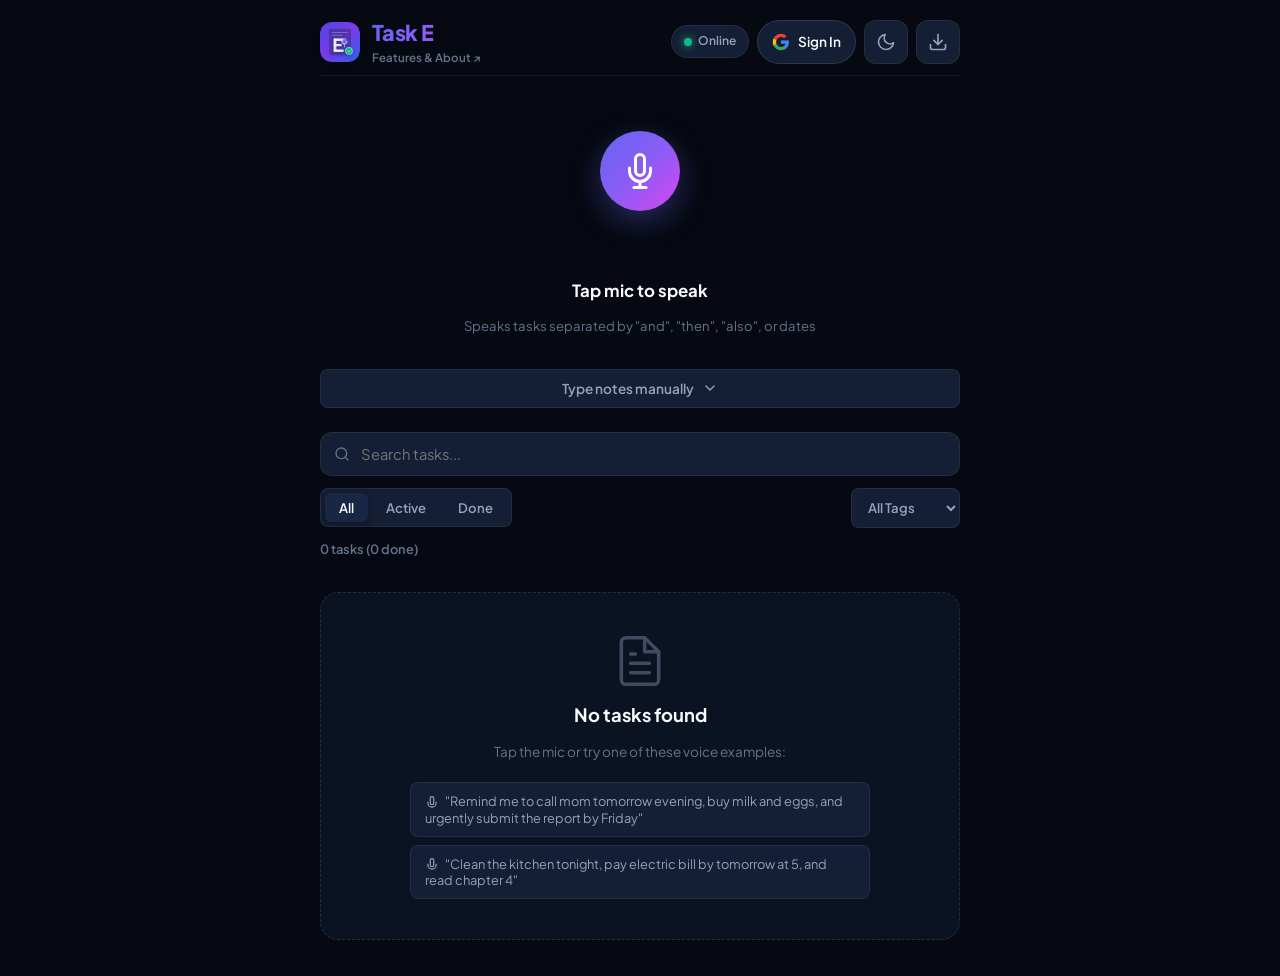
<file: index.html>
<!DOCTYPE html>
<html lang="en" data-theme="dark">
<head>
  <meta charset="UTF-8">
  <meta name="viewport" content="width=device-width, initial-scale=1.0, maximum-scale=1.0, user-scalable=no, viewport-fit=cover">
  <meta name="theme-color" content="#4f46e5">
  <meta name="description" content="Task E - Mobile-first voice-powered to-do list that turns spoken notes into a structured task list with Google Auth">
  <meta name="apple-mobile-web-app-capable" content="yes">
  <meta name="apple-mobile-web-app-status-bar-style" content="black-translucent">
  <meta name="apple-mobile-web-app-title" content="Task E">

  <title>Task E · Voice-Powered Task Manager</title>

  <!-- PWA Manifest & Icons -->
  <link rel="manifest" href="./manifest.json">
  <link rel="icon" type="image/svg+xml" href="./icons/icon.svg">
  <link rel="apple-touch-icon" href="./icons/icon.svg">

  <link rel="stylesheet" href="./styles.css">

  <!-- Google Identity Services (GIS) Client SDK -->
  <script src="https://accounts.google.com/gsi/client" async defer></script>
</head>
<body>
  <div class="app-container">

    <!-- Top Header Navigation -->
    <header class="app-header">
      <div class="brand">
        <img src="./icons/icon.svg" alt="Task E logo" class="brand-icon">
        <div style="display: flex; flex-direction: column;">
          <h1 class="brand-title">Task E</h1>
          <a href="./landing.html" class="brand-sublink" style="font-size: 0.72rem; color: var(--text-muted); text-decoration: none;">Features &amp; About ↗</a>
        </div>
      </div>

      <div class="header-actions">
        <!-- Network Status Pill -->
        <div id="statusPill" class="status-pill" title="Network status">
          <span id="statusDot" class="status-dot"></span>
          <span id="statusText">Online</span>
        </div>

        <!-- Google User Profile / Sign-In Button -->
        <div id="authContainer" class="auth-wrapper">
          <button id="authBtn" class="btn-auth" aria-label="Sign in with Google" title="Sign in with Google">
            <svg class="google-icon" width="18" height="18" viewBox="0 0 24 24">
              <path fill="#4285F4" d="M22.56 12.25c0-.78-.07-1.53-.2-2.25H12v4.26h5.92c-.26 1.37-1.04 2.53-2.21 3.31v2.77h3.57c2.08-1.92 3.28-4.74 3.28-8.09z"/>
              <path fill="#34A853" d="M12 23c2.97 0 5.46-.98 7.28-2.66l-3.57-2.77c-.98.66-2.23 1.06-3.71 1.06-2.86 0-5.29-1.93-6.16-4.53H2.18v2.84C3.99 20.53 7.7 23 12 23z"/>
              <path fill="#FBBC05" d="M5.84 14.09c-.22-.66-.35-1.36-.35-2.09s.13-1.43.35-2.09V7.06H2.18C1.43 8.55 1 10.22 1 12s.43 3.45 1.18 4.94l2.85-2.22.81-.63z"/>
              <path fill="#EA4335" d="M12 5.38c1.62 0 3.06.56 4.21 1.64l3.15-3.15C17.45 2.09 14.97 1 12 1 7.7 1 3.99 3.47 2.18 7.06l3.66 2.84c.87-2.6 3.3-4.52 6.16-4.52z"/>
            </svg>
            <span id="authBtnText">Sign In</span>
          </button>

          <!-- User Dropdown Menu -->
          <div id="userDropdown" class="user-dropdown" style="display: none;">
            <div class="user-dropdown-header">
              <span id="userName" class="user-dropdown-name">User</span>
              <span id="userEmail" class="user-dropdown-email">user@gmail.com</span>
            </div>
            <hr style="border: 0; border-top: 1px solid var(--border-color); margin: 6px 0;">
            <button id="configGoogleBtn" class="dropdown-item">
              <svg width="15" height="15" viewBox="0 0 24 24" fill="none" stroke="currentColor" stroke-width="2" stroke-linecap="round" stroke-linejoin="round">
                <circle cx="12" cy="12" r="3"></circle>
                <path d="M19.4 15a1.65 1.65 0 0 0 .33 1.82l.06.06a2 2 0 0 1 0 2.83 2 2 0 0 1-2.83 0l-.06-.06a1.65 1.65 0 0 0-1.82-.33 1.65 1.65 0 0 0-1 1.51V21a2 2 0 0 1-2 2 2 2 0 0 1-2-2v-.09A1.65 1.65 0 0 0 9 19.4a1.65 1.65 0 0 0-1.82.33l-.06.06a2 2 0 0 1-2.83 0 2 2 0 0 1 0-2.83l.06-.06a1.65 1.65 0 0 0 .33-1.82 1.65 1.65 0 0 0-1.51-1H3a2 2 0 0 1-2-2 2 2 0 0 1 2-2h.09A1.65 1.65 0 0 0 4.6 9a1.65 1.65 0 0 0-.33-1.82l-.06-.06a2 2 0 0 1 0-2.83 2 2 0 0 1 2.83 0l.06.06a1.65 1.65 0 0 0 1.82.33H9a1.65 1.65 0 0 0 1-1.51V3a2 2 0 0 1 2-2 2 2 0 0 1 2 2v.09a1.65 1.65 0 0 0 1 1.51 1.65 1.65 0 0 0 1.82-.33l.06-.06a2 2 0 0 1 2.83 0 2 2 0 0 1 0 2.83l-.06.06a1.65 1.65 0 0 0-.33 1.82V9a1.65 1.65 0 0 0 1.51 1H21a2 2 0 0 1 2 2 2 2 0 0 1-2 2h-.09a1.65 1.65 0 0 0-1.51 1z"></path>
              </svg>
              <span>Google OAuth Settings</span>
            </button>
            <button id="signOutBtn" class="dropdown-item" style="color: var(--danger);">
              <svg width="15" height="15" viewBox="0 0 24 24" fill="none" stroke="currentColor" stroke-width="2" stroke-linecap="round" stroke-linejoin="round">
                <path d="M9 21H5a2 2 0 0 1-2-2V5a2 2 0 0 1 2-2h4"></path>
                <polyline points="16 17 21 12 16 7"></polyline>
                <line x1="21" y1="12" x2="9" y2="12"></line>
              </svg>
              <span>Sign Out</span>
            </button>
          </div>
        </div>

        <!-- Theme Toggle -->
        <button id="themeToggleBtn" class="btn-icon" aria-label="Toggle theme" title="Toggle theme">
          <svg id="themeIconSun" width="20" height="20" viewBox="0 0 24 24" fill="none" stroke="currentColor" stroke-width="2" stroke-linecap="round" stroke-linejoin="round" style="display:none;">
            <circle cx="12" cy="12" r="5"></circle>
            <line x1="12" y1="1" x2="12" y2="3"></line>
            <line x1="12" y1="21" x2="12" y2="23"></line>
            <line x1="4.22" y1="4.22" x2="5.64" y2="5.64"></line>
            <line x1="18.36" y1="18.36" x2="19.78" y2="19.78"></line>
            <line x1="1" y1="12" x2="3" y2="12"></line>
            <line x1="21" y1="12" x2="23" y2="12"></line>
            <line x1="4.22" y1="19.78" x2="5.64" y2="18.36"></line>
            <line x1="18.36" y1="5.64" x2="19.78" y2="4.22"></line>
          </svg>
          <svg id="themeIconMoon" width="20" height="20" viewBox="0 0 24 24" fill="none" stroke="currentColor" stroke-width="2" stroke-linecap="round" stroke-linejoin="round">
            <path d="M21 12.79A9 9 0 1 1 11.21 3 7 7 0 0 0 21 12.79z"></path>
          </svg>
        </button>

        <!-- Export & Backup Modal Button -->
        <button id="exportModalBtn" class="btn-icon" aria-label="Export & Backup" title="Export & Backup">
          <svg width="20" height="20" viewBox="0 0 24 24" fill="none" stroke="currentColor" stroke-width="2" stroke-linecap="round" stroke-linejoin="round">
            <path d="M21 15v4a2 2 0 0 1-2 2H5a2 2 0 0 1-2-2v-4"></path>
            <polyline points="7 10 12 15 17 10"></polyline>
            <line x1="12" y1="15" x2="12" y2="3"></line>
          </svg>
        </button>
      </div>
    </header>

    <!-- Browser Speech Unsupported Banner -->
    <div id="unsupportedBanner" class="unsupported-banner" style="display: none;">
      <svg width="20" height="20" viewBox="0 0 24 24" fill="none" stroke="currentColor" stroke-width="2" stroke-linecap="round" stroke-linejoin="round">
        <circle cx="12" cy="12" r="10"></circle>
        <line x1="12" y1="8" x2="12" y2="12"></line>
        <line x1="12" y1="16" x2="12.01" y2="16"></line>
      </svg>
      <span>Web Speech API is unavailable in this browser. Use the text parser below!</span>
    </div>

    <!-- Hero Voice Section: Big Mic Button -->
    <section class="voice-hero">
      <div id="micWrapper" class="mic-btn-wrapper">
        <div class="pulse-ring"></div>
        <div class="pulse-ring"></div>
        <button id="micBtn" class="btn-mic" aria-label="Tap to record voice notes" title="Tap to record">
          <!-- Mic Idle Icon -->
          <svg id="micIconIdle" viewBox="0 0 24 24" fill="none" stroke="currentColor" stroke-width="2" stroke-linecap="round" stroke-linejoin="round">
            <path d="M12 1a3 3 0 0 0-3 3v8a3 3 0 0 0 6 0V4a3 3 0 0 0-3-3z"></path>
            <path d="M19 10v2a7 7 0 0 1-14 0v-2"></path>
            <line x1="12" y1="19" x2="12" y2="23"></line>
            <line x1="8" y1="23" x2="16" y2="23"></line>
          </svg>
          <!-- Mic Active Stop Icon -->
          <svg id="micIconStop" viewBox="0 0 24 24" fill="currentColor" stroke="none" style="display: none;">
            <rect x="6" y="6" width="12" height="12" rx="2"></rect>
          </svg>
        </button>
      </div>

      <div class="waveform">
        <div class="wave-bar"></div>
        <div class="wave-bar"></div>
        <div class="wave-bar"></div>
        <div class="wave-bar"></div>
        <div class="wave-bar"></div>
      </div>

      <p id="voiceStatus" class="voice-status-text">Tap mic to speak</p>
      <span class="voice-hint">Speaks tasks separated by "and", "then", "also", or dates</span>

      <!-- Live Transcript Card -->
      <div id="transcriptCard" class="transcript-card">
        <div class="transcript-header">
          <span>Live Transcript</span>
          <span id="listeningIndicator" style="color: var(--danger); font-size: 0.75rem;">● LISTENING</span>
        </div>
        <div class="transcript-content">
          <span id="finalTranscript"></span>
          <span id="interimTranscript" class="transcript-interim"></span>
        </div>
        <div class="transcript-actions">
          <button id="clearTranscriptBtn" class="btn btn-secondary btn-sm">Clear</button>
          <button id="parseTranscriptBtn" class="btn btn-primary btn-sm">Parse into Tasks</button>
        </div>
      </div>
    </section>

    <!-- Manual Text Input Drawer / Fallback -->
    <div class="text-input-drawer">
      <button id="drawerToggleBtn" class="drawer-toggle">
        <span id="drawerToggleText">Type notes manually</span>
        <svg id="drawerChevron" width="16" height="16" viewBox="0 0 24 24" fill="none" stroke="currentColor" stroke-width="2" stroke-linecap="round" stroke-linejoin="round">
          <polyline points="6 9 12 15 18 9"></polyline>
        </svg>
      </button>
      <div id="manualInputContainer" class="text-input-wrapper" style="display: none;">
        <textarea id="manualTextInput" placeholder="e.g. Remind me to call mom tomorrow evening, buy milk and eggs, and urgently submit the report by Friday"></textarea>
        <button id="manualParseBtn" class="btn btn-primary">
          <svg width="18" height="18" viewBox="0 0 24 24" fill="none" stroke="currentColor" stroke-width="2" stroke-linecap="round" stroke-linejoin="round">
            <polyline points="9 11 12 14 22 4"></polyline>
            <path d="M21 12v7a2 2 0 0 1-2 2H5a2 2 0 0 1-2-2V5a2 2 0 0 1 2-2h11"></path>
          </svg>
          Parse into Tasks
        </button>
      </div>
    </div>

    <!-- Tasks Section -->
    <section class="tasks-section">
      <div class="tasks-header">
        <!-- Search -->
        <div class="search-bar">
          <svg class="search-icon" width="16" height="16" viewBox="0 0 24 24" fill="none" stroke="currentColor" stroke-width="2" stroke-linecap="round" stroke-linejoin="round">
            <circle cx="11" cy="11" r="8"></circle>
            <line x1="21" y1="21" x2="16.65" y2="16.65"></line>
          </svg>
          <input type="text" id="searchInput" class="search-input" placeholder="Search tasks...">
        </div>

        <!-- Filter Controls -->
        <div class="filter-row">
          <div class="status-tabs">
            <button class="tab-btn active" data-filter="all">All</button>
            <button class="tab-btn" data-filter="active">Active</button>
            <button class="tab-btn" data-filter="completed">Done</button>
          </div>

          <select id="categoryFilter" class="category-filter-select">
            <option value="all">All Tags</option>
            <option value="work">Work</option>
            <option value="shopping">Shopping</option>
            <option value="personal">Personal</option>
            <option value="finance">Finance</option>
            <option value="home">Home</option>
            <option value="study">Study</option>
            <option value="general">General</option>
          </select>
        </div>

        <!-- Summary & Clear Completed -->
        <div class="task-summary-bar">
          <span id="taskCountText">0 tasks</span>
          <button id="clearCompletedBtn" class="clear-completed-link" style="display: none;">Clear completed</button>
        </div>
      </div>

      <!-- Task Card List Container -->
      <div id="taskList" class="task-list"></div>

      <!-- Empty State -->
      <div id="emptyState" class="empty-state" style="display: none;">
        <svg class="empty-icon" viewBox="0 0 24 24" fill="none" stroke="currentColor" stroke-width="1.5" stroke-linecap="round" stroke-linejoin="round">
          <path d="M14 2H6a2 2 0 0 0-2 2v16a2 2 0 0 0 2 2h12a2 2 0 0 0 2-2V8z"></path>
          <polyline points="14 2 14 8 20 8"></polyline>
          <line x1="16" y1="13" x2="8" y2="13"></line>
          <line x1="16" y1="17" x2="8" y2="17"></line>
          <polyline points="10 9 9 9 8 9"></polyline>
        </svg>
        <h3 class="empty-title">No tasks found</h3>
        <p class="empty-subtitle">Tap the mic or try one of these voice examples:</p>
        <div class="example-chips">
          <button class="example-chip" data-text="Remind me to call mom tomorrow evening, buy milk and eggs, and urgently submit the report by Friday">
            <svg width="14" height="14" viewBox="0 0 24 24" fill="none" stroke="currentColor" stroke-width="2" style="display:inline-block; vertical-align:middle; margin-right:4px;"><path d="M12 1a3 3 0 0 0-3 3v8a3 3 0 0 0 6 0V4a3 3 0 0 0-3-3z"/><path d="M19 10v2a7 7 0 0 1-14 0v-2"/></svg>
            <span>"Remind me to call mom tomorrow evening, buy milk and eggs, and urgently submit the report by Friday"</span>
          </button>
          <button class="example-chip" data-text="Clean the kitchen tonight, pay electric bill by tomorrow at 5, and read chapter 4">
            <svg width="14" height="14" viewBox="0 0 24 24" fill="none" stroke="currentColor" stroke-width="2" style="display:inline-block; vertical-align:middle; margin-right:4px;"><path d="M12 1a3 3 0 0 0-3 3v8a3 3 0 0 0 6 0V4a3 3 0 0 0-3-3z"/><path d="M19 10v2a7 7 0 0 1-14 0v-2"/></svg>
            <span>"Clean the kitchen tonight, pay electric bill by tomorrow at 5, and read chapter 4"</span>
          </button>
        </div>
      </div>
    </section>

  </div>

  <!-- Google Auth Modal -->
  <div id="authModal" class="modal-overlay">
    <div class="modal-card">
      <div class="modal-header">
        <h3 class="modal-title">Google Authentication</h3>
        <button id="closeAuthModalBtn" class="card-btn" aria-label="Close modal">✕</button>
      </div>
      <p style="font-size: 0.9rem; color: var(--text-secondary);">
        Sign in with Google to personalize your Task E workspace.
      </p>

      <div id="g_id_signin_container" style="display: flex; justify-content: center; margin: 10px 0;"></div>

      <div style="display: flex; flex-direction: column; gap: 10px; margin-top: 8px;">
        <button id="quickSignInBtn" class="btn btn-secondary" style="justify-content: center;">
          <svg width="16" height="16" viewBox="0 0 24 24" fill="none" stroke="currentColor" stroke-width="2" stroke-linecap="round" stroke-linejoin="round">
            <polygon points="13 2 3 14 12 14 11 22 21 10 12 10 13 2"></polygon>
          </svg>
          <span>Continue with Google Demo Account</span>
        </button>
      </div>

      <div style="border-top: 1px solid var(--border-color); padding-top: 14px; margin-top: 10px;">
        <details>
          <summary style="font-size: 0.85rem; color: var(--text-muted); cursor: pointer; display: flex; align-items: center; gap: 6px;">
            <svg width="14" height="14" viewBox="0 0 24 24" fill="none" stroke="currentColor" stroke-width="2"><circle cx="12" cy="12" r="3"/><path d="M19.4 15a1.65 1.65 0 0 0 .33 1.82l.06.06a2 2 0 0 1 0 2.83 2 2 0 0 1-2.83 0l-.06-.06a1.65 1.65 0 0 0-1.82-.33 1.65 1.65 0 0 0-1 1.51V21a2 2 0 0 1-2 2 2 2 0 0 1-2-2v-.09A1.65 1.65 0 0 0 9 19.4a1.65 1.65 0 0 0-1.82.33l-.06.06a2 2 0 0 1-2.83 0 2 2 0 0 1 0-2.83l.06-.06a1.65 1.65 0 0 0 .33-1.82 1.65 1.65 0 0 0-1.51-1H3a2 2 0 0 1-2-2 2 2 0 0 1 2-2h.09A1.65 1.65 0 0 0 4.6 9a1.65 1.65 0 0 0-.33-1.82l-.06-.06a2 2 0 0 1 0-2.83 2 2 0 0 1 2.83 0l.06.06a1.65 1.65 0 0 0 1.82.33H9a1.65 1.65 0 0 0 1-1.51V3a2 2 0 0 1 2-2 2 2 0 0 1 2 2v.09a1.65 1.65 0 0 0 1 1.51 1.65 1.65 0 0 0 1.82-.33l.06-.06a2 2 0 0 1 2.83 0 2 2 0 0 1 0 2.83l-.06.06a1.65 1.65 0 0 0-.33 1.82V9a1.65 1.65 0 0 0 1.51 1H21a2 2 0 0 1 2 2 2 2 0 0 1-2 2h-.09a1.65 1.65 0 0 0-1.51 1z"/></svg>
            <span>Custom Google Cloud Client ID (Optional)</span>
          </summary>
          <div class="form-group" style="margin-top: 10px;">
            <label class="form-label" for="customClientIdInput">Client ID</label>
            <input type="text" id="customClientIdInput" class="form-input" placeholder="e.g. 123456789-xyz.apps.googleusercontent.com">
            <button id="saveClientIdBtn" class="btn btn-secondary btn-sm" style="margin-top: 6px;">Save Client ID</button>
          </div>
        </details>
      </div>

      <div class="modal-actions">
        <button id="closeAuthBtn" class="btn btn-primary">Done</button>
      </div>
    </div>
  </div>

  <!-- Edit Task Modal -->
  <div id="editModal" class="modal-overlay">
    <div class="modal-card">
      <div class="modal-header">
        <h3 class="modal-title">Edit Task</h3>
        <button id="closeEditModalBtn" class="card-btn" aria-label="Close edit modal">✕</button>
      </div>
      <form id="editTaskForm">
        <input type="hidden" id="editTaskId">
        <div class="form-group">
          <label class="form-label" for="editTaskTitle">Title</label>
          <input type="text" id="editTaskTitle" class="form-input" required>
        </div>
        <div class="form-row">
          <div class="form-group">
            <label class="form-label" for="editTaskCategory">Category</label>
            <select id="editTaskCategory" class="form-select">
              <option value="work">Work</option>
              <option value="shopping">Shopping</option>
              <option value="personal">Personal</option>
              <option value="finance">Finance</option>
              <option value="home">Home</option>
              <option value="study">Study</option>
              <option value="general">General</option>
            </select>
          </div>
          <div class="form-group">
            <label class="form-label" for="editTaskPriority">Priority</label>
            <select id="editTaskPriority" class="form-select">
              <option value="high">High / Urgent</option>
              <option value="medium">Medium</option>
              <option value="low">Low</option>
            </select>
          </div>
        </div>
        <div class="form-group">
          <label class="form-label" for="editTaskDue">Due Date & Time</label>
          <input type="datetime-local" id="editTaskDue" class="form-input">
        </div>
        <div class="modal-actions">
          <button type="button" id="cancelEditBtn" class="btn btn-secondary">Cancel</button>
          <button type="submit" class="btn btn-primary">Save Changes</button>
        </div>
      </form>
    </div>
  </div>

  <!-- Export & Backup Modal -->
  <div id="exportModal" class="modal-overlay">
    <div class="modal-card">
      <div class="modal-header">
        <h3 class="modal-title">Export & Backup</h3>
        <button id="closeExportModalBtn" class="card-btn" aria-label="Close modal">✕</button>
      </div>
      <p style="font-size: 0.9rem; color: var(--text-secondary);">
        Export your tasks to JSON or plain text, or restore a backup.
      </p>
      <div style="display: flex; flex-direction: column; gap: 10px;">
        <button id="copyTextBtn" class="btn btn-secondary" style="justify-content: flex-start;">
          <svg width="16" height="16" viewBox="0 0 24 24" fill="none" stroke="currentColor" stroke-width="2" stroke-linecap="round" stroke-linejoin="round">
            <rect x="9" y="9" width="13" height="13" rx="2" ry="2"></rect>
            <path d="M5 15H4a2 2 0 0 1-2-2V4a2 2 0 0 1 2-2h9a2 2 0 0 1 2 2v1"></path>
          </svg>
          <span>Copy to Clipboard (Plain Text)</span>
        </button>
        <button id="downloadTextBtn" class="btn btn-secondary" style="justify-content: flex-start;">
          <svg width="16" height="16" viewBox="0 0 24 24" fill="none" stroke="currentColor" stroke-width="2" stroke-linecap="round" stroke-linejoin="round">
            <path d="M14 2H6a2 2 0 0 0-2 2v16a2 2 0 0 0 2 2h12a2 2 0 0 0 2-2V8z"></path>
            <polyline points="14 2 14 8 20 8"></polyline>
            <line x1="16" y1="13" x2="8" y2="13"></line>
            <line x1="16" y1="17" x2="8" y2="17"></line>
          </svg>
          <span>Download Plain Text (.txt)</span>
        </button>
        <button id="downloadJsonBtn" class="btn btn-secondary" style="justify-content: flex-start;">
          <svg width="16" height="16" viewBox="0 0 24 24" fill="none" stroke="currentColor" stroke-width="2" stroke-linecap="round" stroke-linejoin="round">
            <path d="M21 15v4a2 2 0 0 1-2 2H5a2 2 0 0 1-2-2v-4"></path>
            <polyline points="7 10 12 15 17 10"></polyline>
            <line x1="12" y1="15" x2="12" y2="3"></line>
          </svg>
          <span>Download JSON Backup (.json)</span>
        </button>
        <hr style="border: 0; border-top: 1px solid var(--border-color); margin: 6px 0;">
        <label class="btn btn-secondary" style="justify-content: flex-start; cursor: pointer;">
          <svg width="16" height="16" viewBox="0 0 24 24" fill="none" stroke="currentColor" stroke-width="2" stroke-linecap="round" stroke-linejoin="round">
            <path d="M21 15v4a2 2 0 0 1-2 2H5a2 2 0 0 1-2-2v-4"></path>
            <polyline points="17 8 12 3 7 8"></polyline>
            <line x1="12" y1="3" x2="12" y2="15"></line>
          </svg>
          <span>Restore from JSON File</span>
          <input type="file" id="importFileInput" accept=".json" style="display: none;">
        </label>
      </div>
      <div class="modal-actions">
        <button id="closeExportBtn" class="btn btn-primary">Done</button>
      </div>
    </div>
  </div>

  <!-- Floating Toast Notifications -->
  <div id="toastContainer" class="toast-container"></div>

  <!-- Application Bootstrap -->
  <script type="module" src="./app.js"></script>
</body>
</html>
</file>
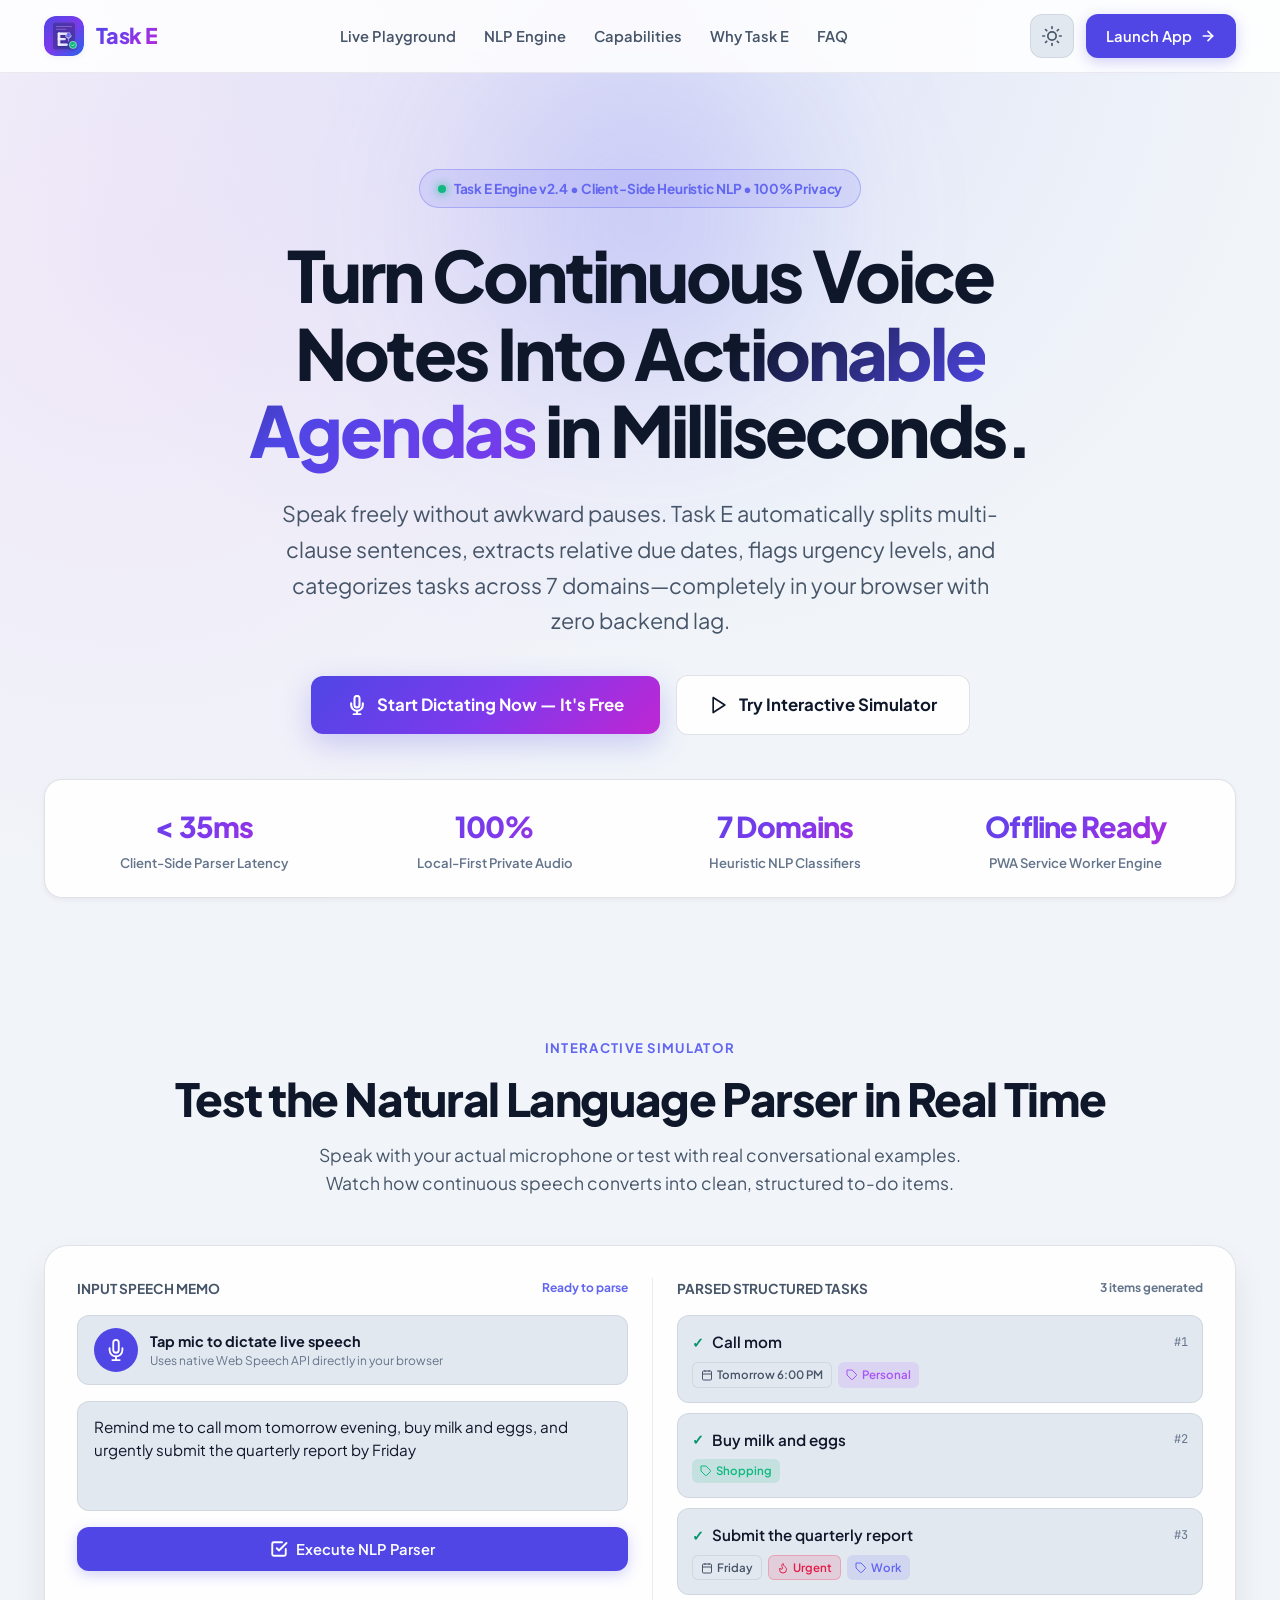
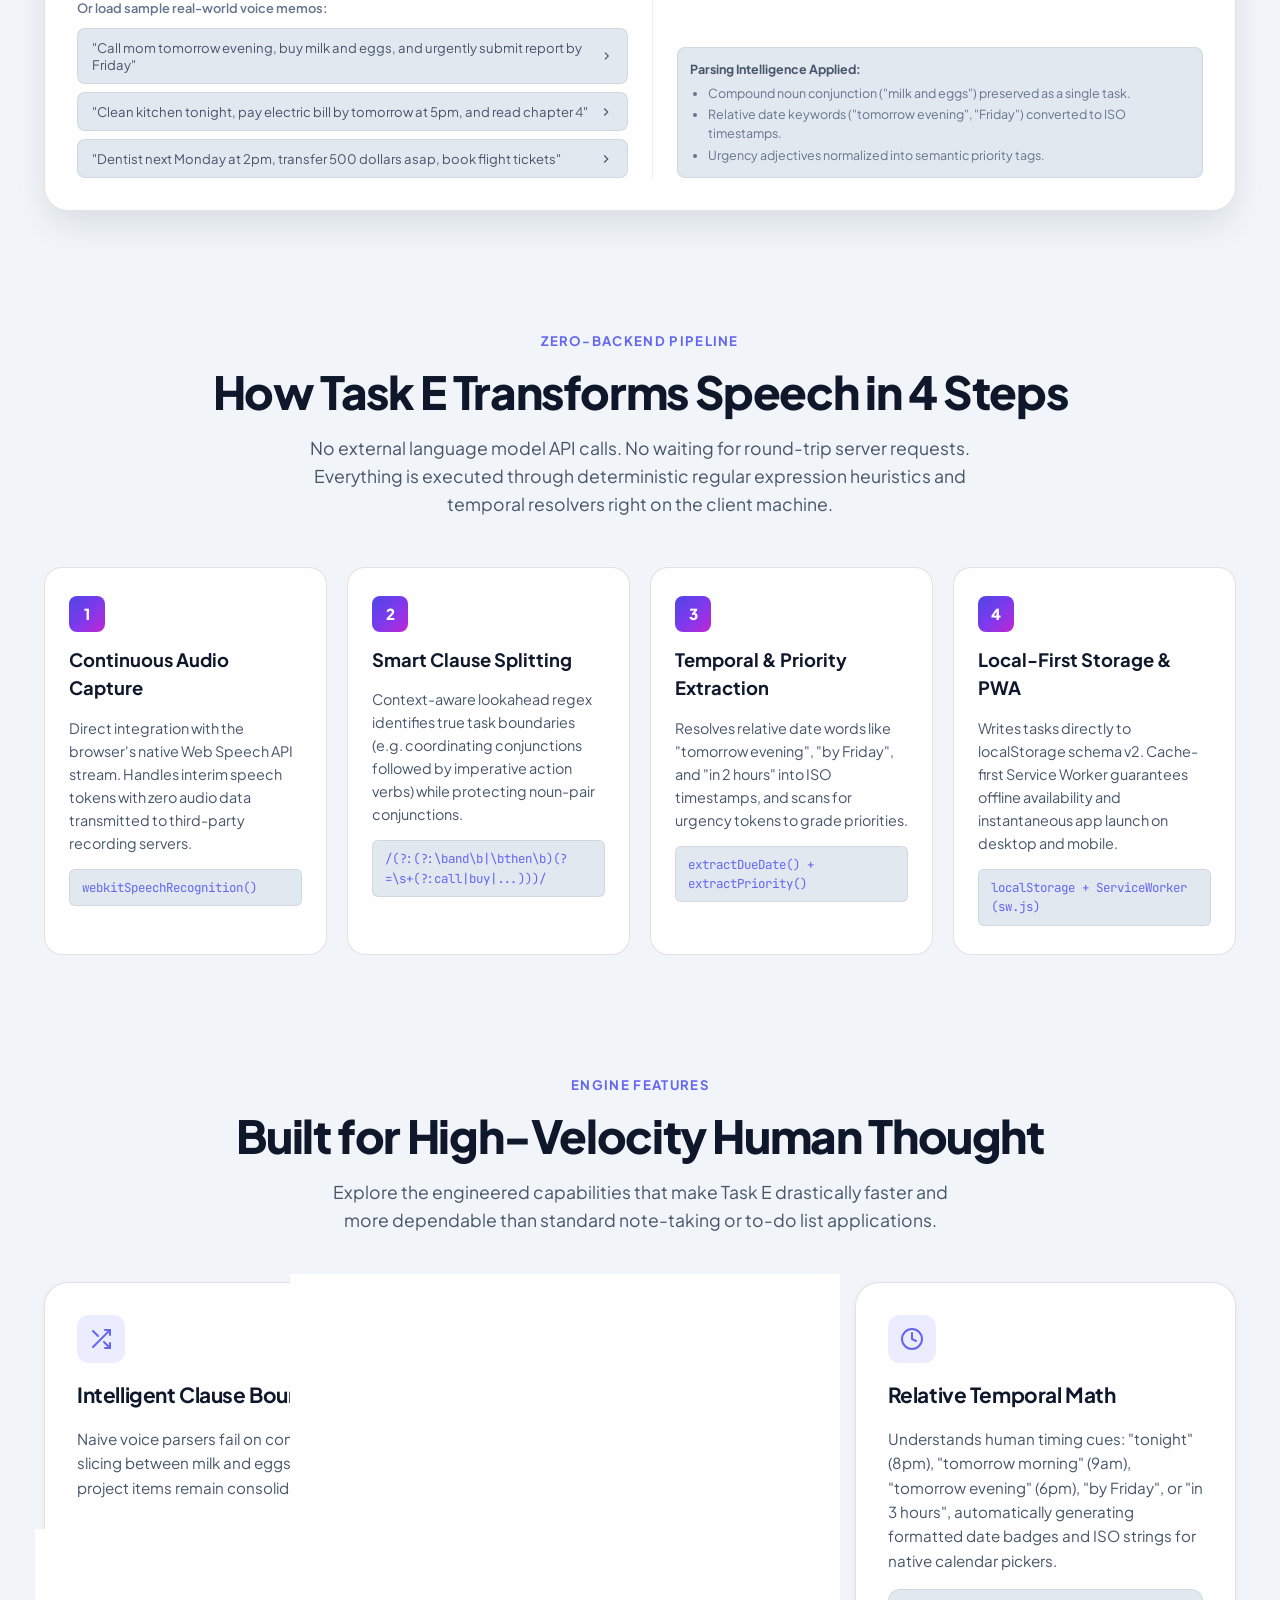
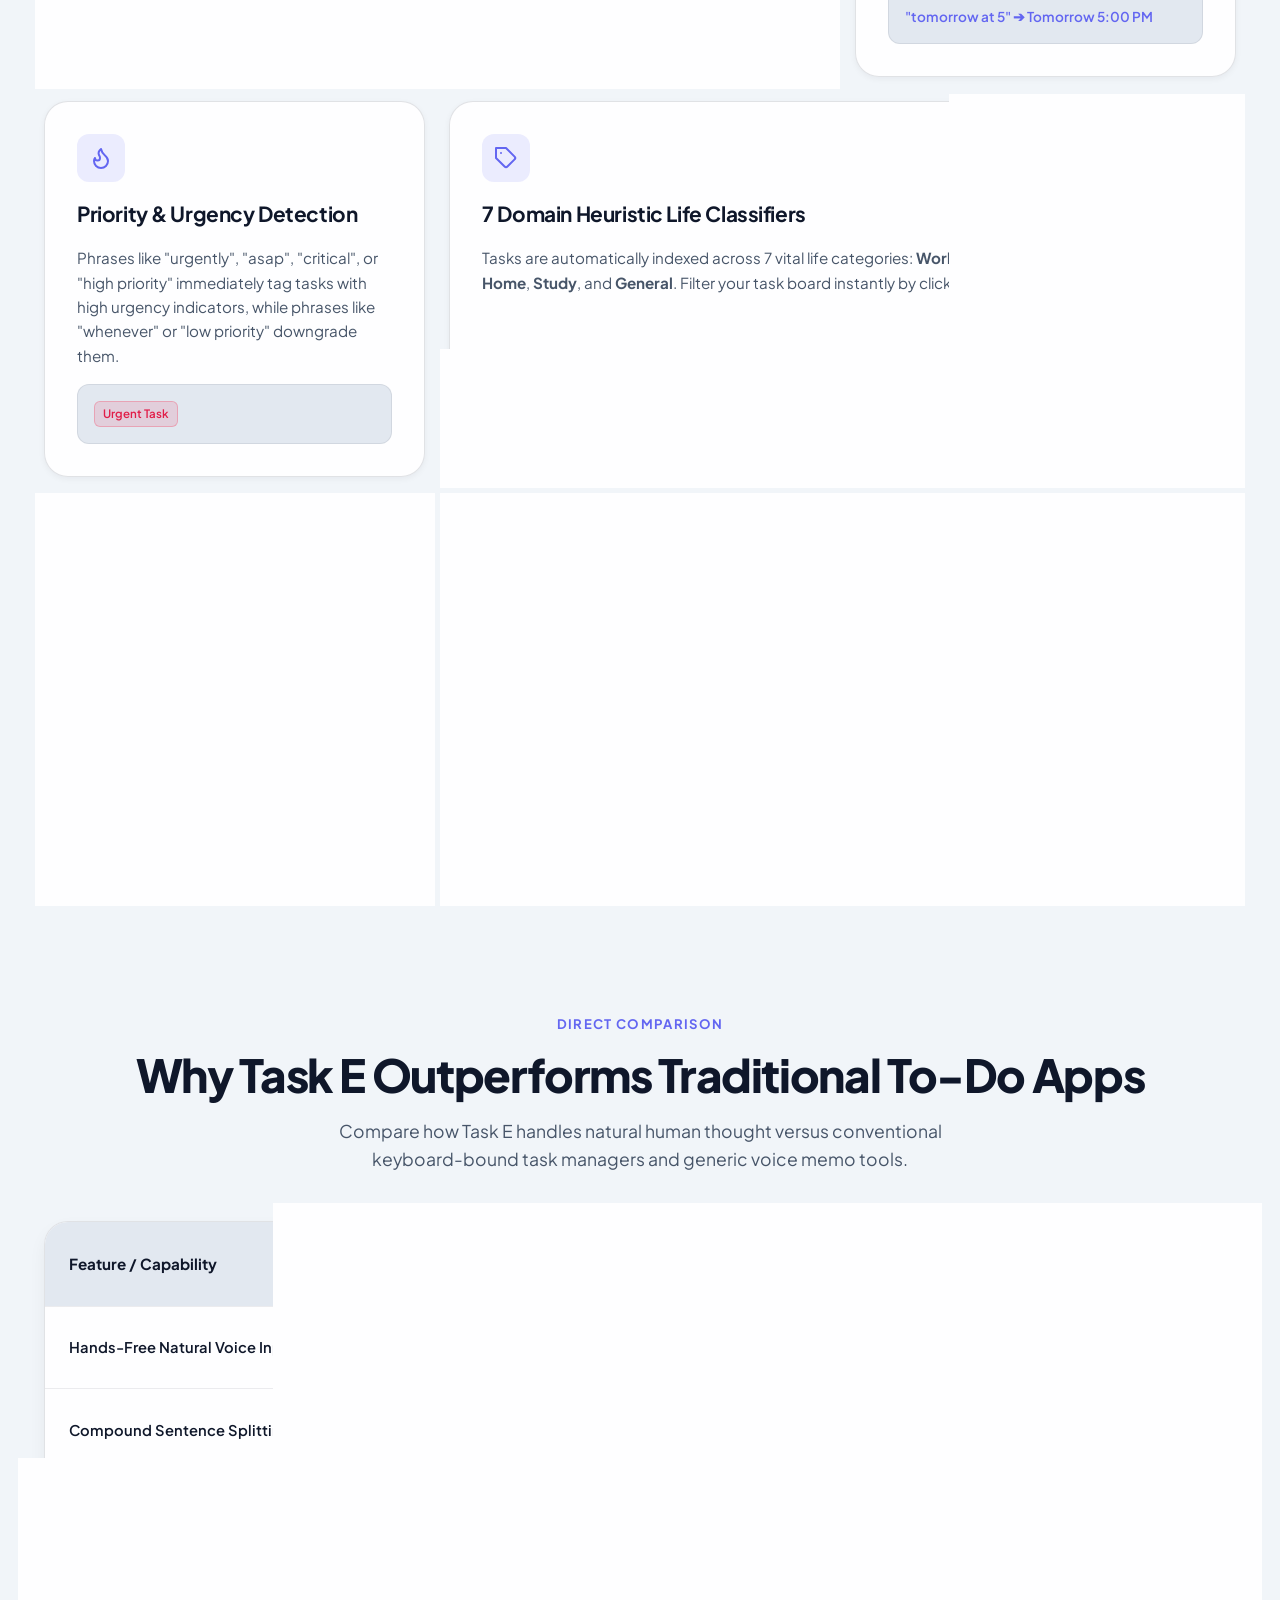
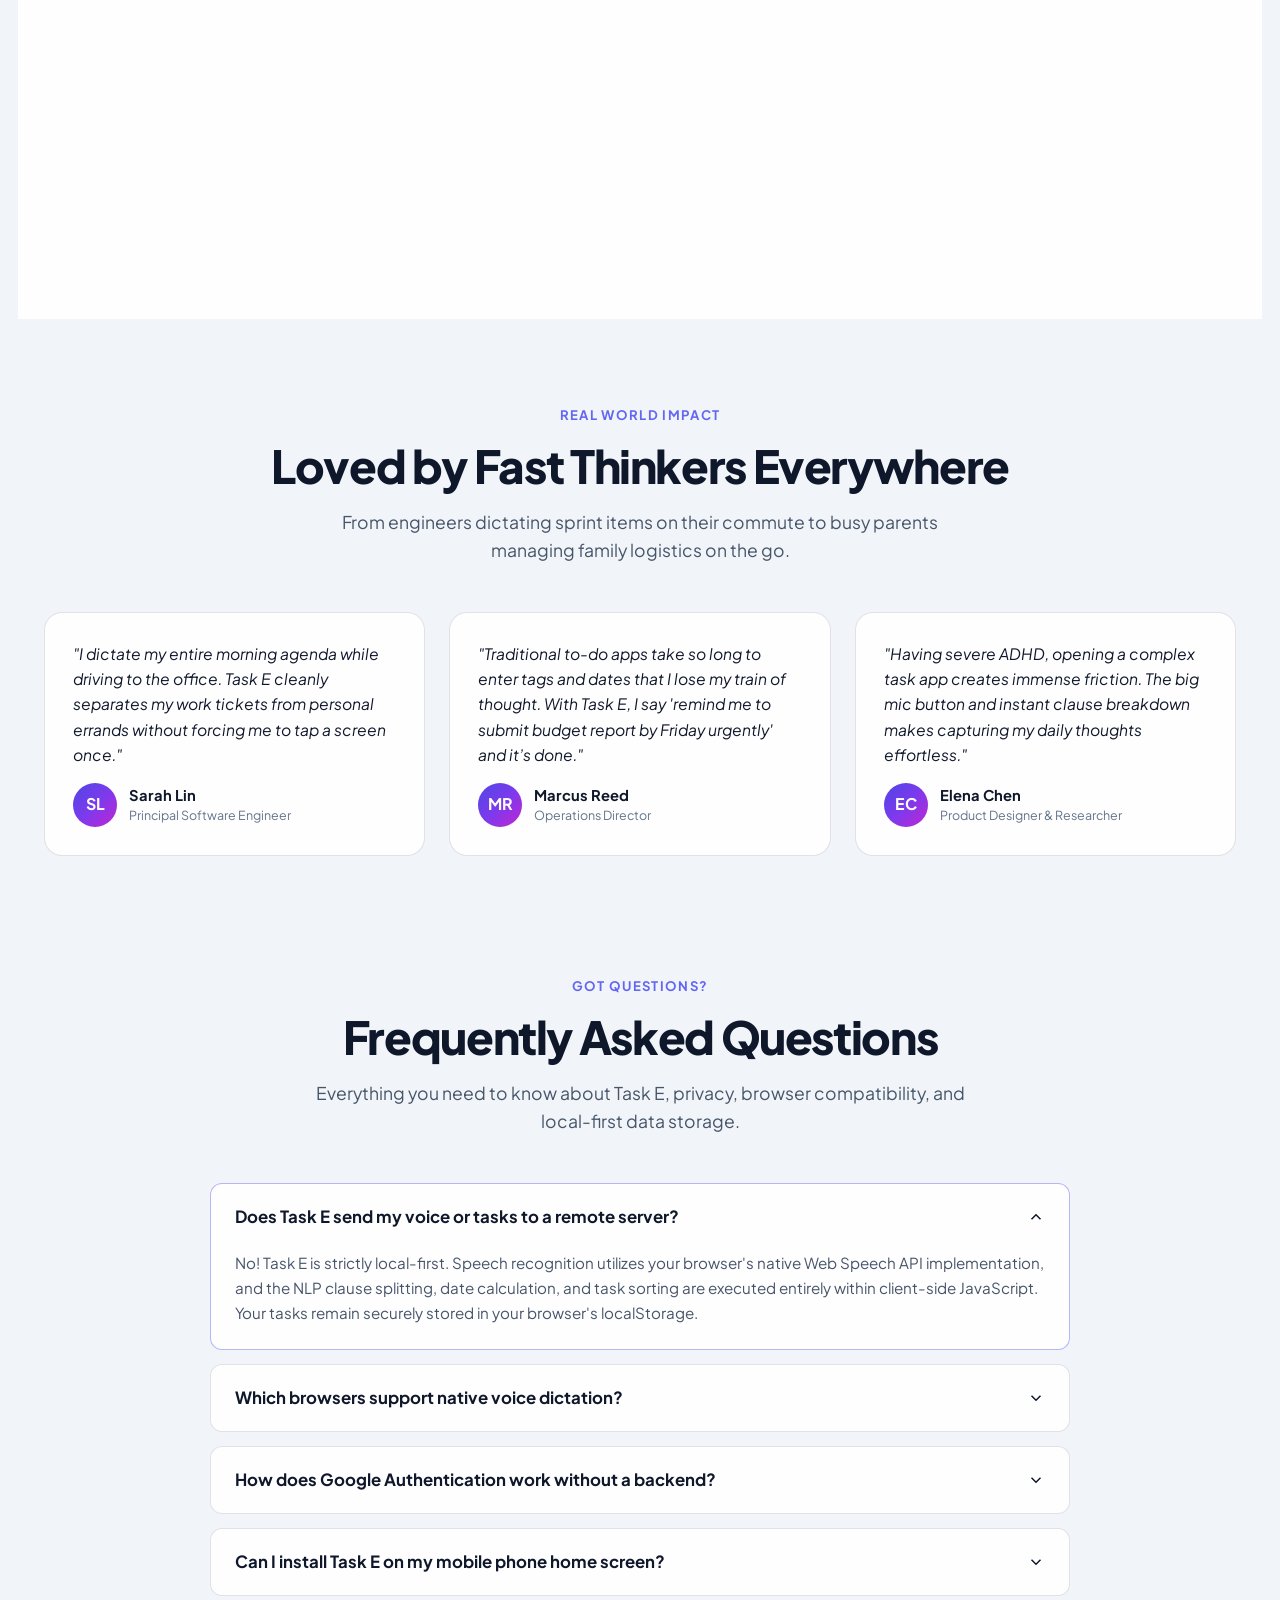
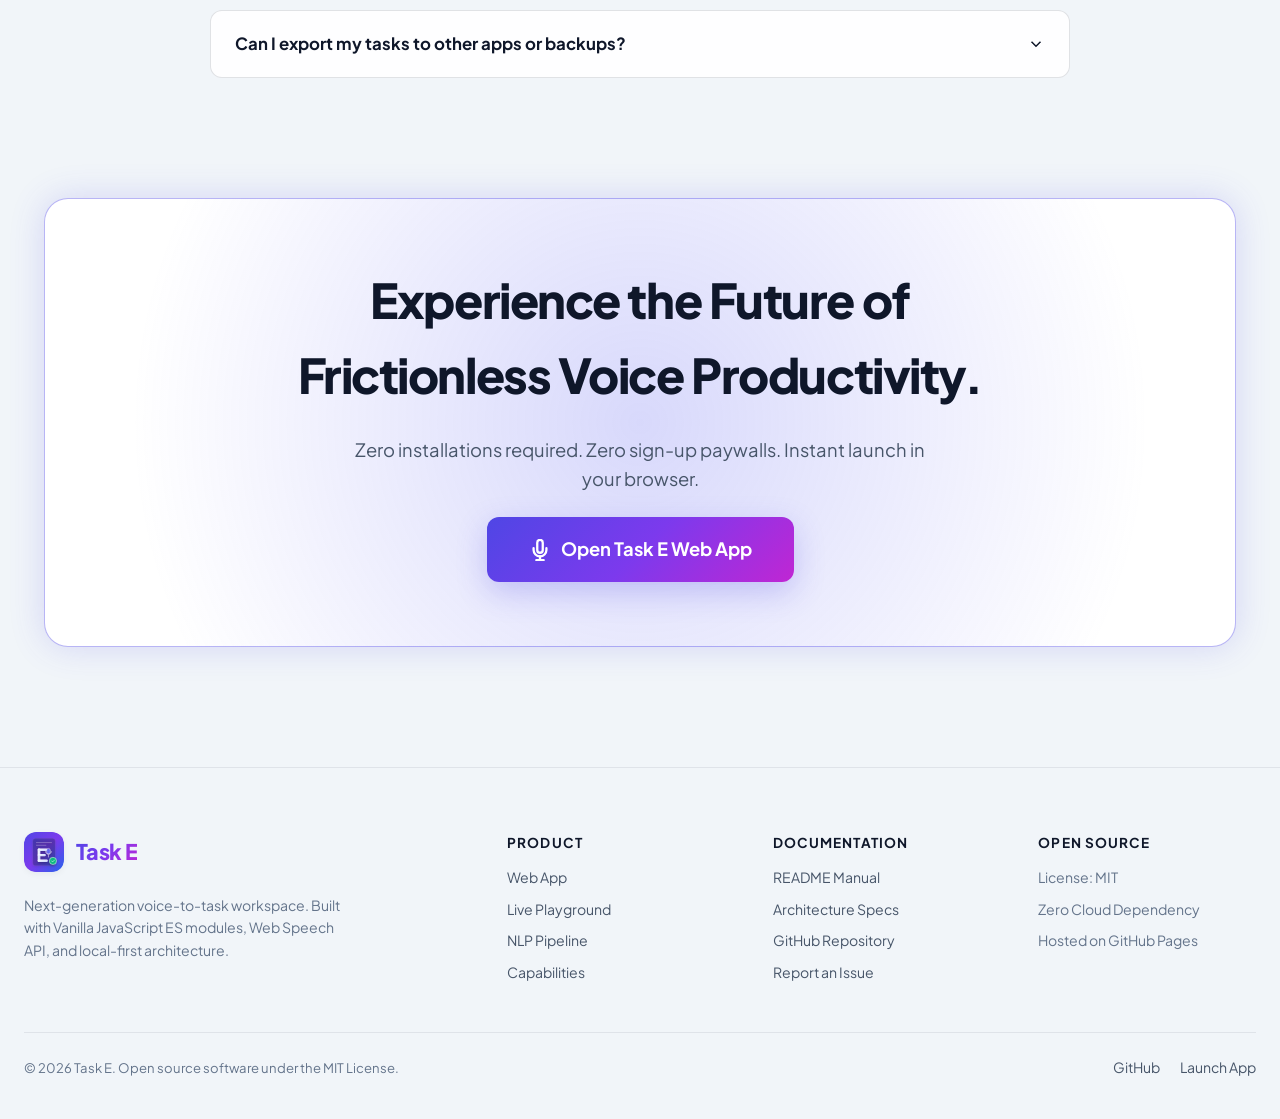
<file: landing.html>
<!DOCTYPE html>
<html lang="en" data-theme="dark">
<head>
  <meta charset="UTF-8">
  <meta name="viewport" content="width=device-width, initial-scale=1.0, viewport-fit=cover">
  <meta name="theme-color" content="#6366f1">
  <meta name="description" content="Task E - Next-Gen Voice-to-Task Progressive Web App. Turn complex spoken notes into structured, prioritized, and categorized to-dos with zero latency, 100% client-side privacy, and Google Authentication.">

  <title>Task E · Intelligent Voice-Powered Task Management PWA</title>

  <!-- PWA Manifest & Icons -->
  <link rel="manifest" href="./manifest.json">
  <link rel="icon" type="image/svg+xml" href="./icons/icon.svg">
  <link rel="apple-touch-icon" href="./icons/icon.svg">

  <link rel="stylesheet" href="./styles.css">
</head>
<body class="landing-body">

  <!-- ========================================================================
       Top Navigation Bar (Sticky Glassmorphic Header)
       ======================================================================== -->
  <header class="landing-header">
    <div class="landing-nav-container">
      <a href="./landing.html" class="brand" aria-label="Task E Home">
        <img src="./icons/icon.svg" alt="Task E Vector Emblem" class="brand-icon">
        <span class="brand-title">Task E</span>
      </a>

      <nav class="landing-nav-links" aria-label="Main Navigation">
        <a href="#playground" class="landing-nav-link">Live Playground</a>
        <a href="#architecture" class="landing-nav-link">NLP Engine</a>
        <a href="#bento" class="landing-nav-link">Capabilities</a>
        <a href="#comparison" class="landing-nav-link">Why Task E</a>
        <a href="#faq" class="landing-nav-link">FAQ</a>
      </nav>

      <div style="display: flex; align-items: center; gap: 12px;">
        <!-- Theme Toggle Button -->
        <button id="landingThemeBtn" class="btn-icon" aria-label="Toggle dark/light theme" title="Toggle theme">
          <svg id="themeIconSun" width="20" height="20" viewBox="0 0 24 24" fill="none" stroke="currentColor" stroke-width="2" stroke-linecap="round" stroke-linejoin="round" style="display:none;">
            <circle cx="12" cy="12" r="5"></circle>
            <line x1="12" y1="1" x2="12" y2="3"></line>
            <line x1="12" y1="21" x2="12" y2="23"></line>
            <line x1="4.22" y1="4.22" x2="5.64" y2="5.64"></line>
            <line x1="18.36" y1="18.36" x2="19.78" y2="19.78"></line>
            <line x1="1" y1="12" x2="3" y2="12"></line>
            <line x1="21" y1="12" x2="23" y2="12"></line>
            <line x1="4.22" y1="19.78" x2="5.64" y2="18.36"></line>
            <line x1="18.36" y1="5.64" x2="19.78" y2="4.22"></line>
          </svg>
          <svg id="themeIconMoon" width="20" height="20" viewBox="0 0 24 24" fill="none" stroke="currentColor" stroke-width="2" stroke-linecap="round" stroke-linejoin="round">
            <path d="M21 12.79A9 9 0 1 1 11.21 3 7 7 0 0 0 21 12.79z"></path>
          </svg>
        </button>

        <!-- Launch Web App CTA -->
        <a href="./index.html" class="btn btn-primary" style="padding: 10px 20px;">
          <span>Launch App</span>
          <svg width="16" height="16" viewBox="0 0 24 24" fill="none" stroke="currentColor" stroke-width="2.5" stroke-linecap="round" stroke-linejoin="round">
            <line x1="5" y1="12" x2="19" y2="12"></line>
            <polyline points="12 5 19 12 12 19"></polyline>
          </svg>
        </a>
      </div>
    </div>
  </header>

  <!-- ========================================================================
       Main Content Container
       ======================================================================== -->
  <main class="landing-main">

    <!-- ======================================================================
         1. Hero Section
         ====================================================================== -->
    <section class="landing-hero">
      <div class="landing-badge">
        <span class="badge-glow-dot"></span>
        <span>Task E Engine v2.4 • Client-Side Heuristic NLP • 100% Privacy</span>
      </div>

      <h1 class="landing-hero-title">
        Turn Continuous Voice Notes Into <span class="gradient-text">Actionable Agendas</span> in Milliseconds.
      </h1>

      <p class="landing-hero-subtitle">
        Speak freely without awkward pauses. Task E automatically splits multi-clause sentences, extracts relative due dates, flags urgency levels, and categorizes tasks across 7 domains—completely in your browser with zero backend lag.
      </p>

      <div class="landing-hero-ctas">
        <a href="./index.html" class="btn-hero-primary">
          <svg width="20" height="20" viewBox="0 0 24 24" fill="none" stroke="currentColor" stroke-width="2.5" stroke-linecap="round" stroke-linejoin="round">
            <path d="M12 1a3 3 0 0 0-3 3v8a3 3 0 0 0 6 0V4a3 3 0 0 0-3-3z"></path>
            <path d="M19 10v2a7 7 0 0 1-14 0v-2"></path>
            <line x1="12" y1="19" x2="12" y2="23"></line>
            <line x1="8" y1="23" x2="16" y2="23"></line>
          </svg>
          <span>Start Dictating Now — It's Free</span>
        </a>

        <a href="#playground" class="btn-hero-secondary">
          <svg width="20" height="20" viewBox="0 0 24 24" fill="none" stroke="currentColor" stroke-width="2" stroke-linecap="round" stroke-linejoin="round">
            <polygon points="5 3 19 12 5 21 5 3"></polygon>
          </svg>
          <span>Try Interactive Simulator</span>
        </a>
      </div>

      <!-- Metrics & Performance Strip -->
      <div class="metrics-strip">
        <div class="metric-item">
          <span class="metric-value">&lt; 35ms</span>
          <span class="metric-label">Client-Side Parser Latency</span>
        </div>
        <div class="metric-item">
          <span class="metric-value">100%</span>
          <span class="metric-label">Local-First Private Audio</span>
        </div>
        <div class="metric-item">
          <span class="metric-value">7 Domains</span>
          <span class="metric-label">Heuristic NLP Classifiers</span>
        </div>
        <div class="metric-item">
          <span class="metric-value">Offline Ready</span>
          <span class="metric-label">PWA Service Worker Engine</span>
        </div>
      </div>
    </section>

    <!-- ======================================================================
         2. Interactive Live Speech & Parser Playground
         ====================================================================== -->
    <section id="playground" class="landing-section">
      <div class="section-header">
        <span class="section-tag">Interactive Simulator</span>
        <h2 class="section-heading">Test the Natural Language Parser in Real Time</h2>
        <p class="section-subtext">
          Speak with your actual microphone or test with real conversational examples. Watch how continuous speech converts into clean, structured to-do items.
        </p>
      </div>

      <div class="playground-container">
        <!-- Input Column -->
        <div class="playground-input-col">
          <div class="playground-label">
            <span>INPUT SPEECH MEMO</span>
            <span id="playgroundStatus" style="font-size: 0.75rem; color: var(--accent-light);">Ready to parse</span>
          </div>

          <!-- Live Mic Bar -->
          <div class="playground-mic-bar">
            <button id="playgroundMicBtn" class="btn-playground-mic" aria-label="Record voice note" title="Click to speak">
              <svg id="playMicIcon" width="22" height="22" viewBox="0 0 24 24" fill="none" stroke="currentColor" stroke-width="2" stroke-linecap="round" stroke-linejoin="round">
                <path d="M12 1a3 3 0 0 0-3 3v8a3 3 0 0 0 6 0V4a3 3 0 0 0-3-3z"></path>
                <path d="M19 10v2a7 7 0 0 1-14 0v-2"></path>
                <line x1="12" y1="19" x2="12" y2="23"></line>
                <line x1="8" y1="23" x2="16" y2="23"></line>
              </svg>
            </button>
            <div style="display: flex; flex-direction: column;">
              <span id="playMicLabel" style="font-size: 0.9rem; font-weight: 700;">Tap mic to dictate live speech</span>
              <span style="font-size: 0.75rem; color: var(--text-muted);">Uses native Web Speech API directly in your browser</span>
            </div>
          </div>

          <!-- Textarea for editing or manual input -->
          <textarea id="playgroundTextarea" class="playground-textarea" placeholder="Speak with the mic above or type here..."></textarea>

          <button id="runPlaygroundBtn" class="btn btn-primary" style="width: 100%;">
            <svg width="18" height="18" viewBox="0 0 24 24" fill="none" stroke="currentColor" stroke-width="2.5" stroke-linecap="round" stroke-linejoin="round">
              <polyline points="9 11 12 14 22 4"></polyline>
              <path d="M21 12v7a2 2 0 0 1-2 2H5a2 2 0 0 1-2-2V5a2 2 0 0 1 2-2h11"></path>
            </svg>
            <span>Execute NLP Parser</span>
          </button>

          <!-- Sample Prompts -->
          <div style="margin-top: 8px;">
            <span class="sample-prompts-label">Or load sample real-world voice memos:</span>
            <div class="sample-prompts-grid" style="margin-top: 8px;">
              <button class="sample-prompt-btn" data-memo="Remind me to call mom tomorrow evening, buy milk and eggs, and urgently submit the quarterly report by Friday">
                <span>"Call mom tomorrow evening, buy milk and eggs, and urgently submit report by Friday"</span>
                <svg width="14" height="14" viewBox="0 0 24 24" fill="none" stroke="currentColor" stroke-width="2"><polyline points="9 18 15 12 9 6"></polyline></svg>
              </button>
              <button class="sample-prompt-btn" data-memo="Clean the kitchen tonight, pay electric bill by tomorrow at 5pm, and read chapter 4 of algorithms">
                <span>"Clean kitchen tonight, pay electric bill by tomorrow at 5pm, and read chapter 4"</span>
                <svg width="14" height="14" viewBox="0 0 24 24" fill="none" stroke="currentColor" stroke-width="2"><polyline points="9 18 15 12 9 6"></polyline></svg>
              </button>
              <button class="sample-prompt-btn" data-memo="Schedule dentist appointment next Monday at 2pm, transfer 500 dollars to savings asap, and book flight tickets">
                <span>"Dentist next Monday at 2pm, transfer 500 dollars asap, book flight tickets"</span>
                <svg width="14" height="14" viewBox="0 0 24 24" fill="none" stroke="currentColor" stroke-width="2"><polyline points="9 18 15 12 9 6"></polyline></svg>
              </button>
            </div>
          </div>
        </div>

        <!-- Output Column -->
        <div class="playground-output-col">
          <div class="playground-label">
            <span>PARSED STRUCTURED TASKS</span>
            <span id="outputTaskCount" style="font-size: 0.75rem; color: var(--text-muted);">0 items generated</span>
          </div>

          <div id="playgroundOutputList" class="playground-output-list">
            <!-- Output cards populated dynamically via parser.js -->
          </div>

          <div style="background: var(--bg-surface); border: 1px solid var(--border-subtle); border-radius: var(--radius-sm); padding: 12px; font-size: 0.78rem; color: var(--text-muted);">
            <strong style="color: var(--text-secondary);">Parsing Intelligence Applied:</strong>
            <ul style="padding-left: 18px; margin-top: 4px; display: flex; flex-direction: column; gap: 2px;">
              <li>Compound noun conjunction ("milk and eggs") preserved as a single task.</li>
              <li>Relative date keywords ("tomorrow evening", "Friday") converted to ISO timestamps.</li>
              <li>Urgency adjectives normalized into semantic priority tags.</li>
            </ul>
          </div>
        </div>
      </div>
    </section>

    <!-- ======================================================================
         3. NLP Engine Architecture Pipeline Diagram
         ====================================================================== -->
    <section id="architecture" class="landing-section">
      <div class="section-header">
        <span class="section-tag">Zero-Backend Pipeline</span>
        <h2 class="section-heading">How Task E Transforms Speech in 4 Steps</h2>
        <p class="section-subtext">
          No external language model API calls. No waiting for round-trip server requests. Everything is executed through deterministic regular expression heuristics and temporal resolvers right on the client machine.
        </p>
      </div>

      <div class="pipeline-grid">
        <div class="pipeline-card">
          <div class="pipeline-step-badge">1</div>
          <h3 class="pipeline-title">Continuous Audio Capture</h3>
          <p class="pipeline-desc">
            Direct integration with the browser's native Web Speech API stream. Handles interim speech tokens with zero audio data transmitted to third-party recording servers.
          </p>
          <div class="pipeline-code">webkitSpeechRecognition()</div>
        </div>

        <div class="pipeline-card">
          <div class="pipeline-step-badge">2</div>
          <h3 class="pipeline-title">Smart Clause Splitting</h3>
          <p class="pipeline-desc">
            Context-aware lookahead regex identifies true task boundaries (e.g. coordinating conjunctions followed by imperative action verbs) while protecting noun-pair conjunctions.
          </p>
          <div class="pipeline-code">/(?:(?:\band\b|\bthen\b)(?=\s+(?:call|buy|...)))/</div>
        </div>

        <div class="pipeline-card">
          <div class="pipeline-step-badge">3</div>
          <h3 class="pipeline-title">Temporal & Priority Extraction</h3>
          <p class="pipeline-desc">
            Resolves relative date words like "tomorrow evening", "by Friday", and "in 2 hours" into ISO timestamps, and scans for urgency tokens to grade priorities.
          </p>
          <div class="pipeline-code">extractDueDate() + extractPriority()</div>
        </div>

        <div class="pipeline-card">
          <div class="pipeline-step-badge">4</div>
          <h3 class="pipeline-title">Local-First Storage & PWA</h3>
          <p class="pipeline-desc">
            Writes tasks directly to localStorage schema v2. Cache-first Service Worker guarantees offline availability and instantaneous app launch on desktop and mobile.
          </p>
          <div class="pipeline-code">localStorage + ServiceWorker (sw.js)</div>
        </div>
      </div>
    </section>

    <!-- ======================================================================
         4. Expansive Bento Grid (6 Deep Capabilities)
         ====================================================================== -->
    <section id="bento" class="landing-section">
      <div class="section-header">
        <span class="section-tag">Engine Features</span>
        <h2 class="section-heading">Built for High-Velocity Human Thought</h2>
        <p class="section-subtext">
          Explore the engineered capabilities that make Task E drastically faster and more dependable than standard note-taking or to-do list applications.
        </p>
      </div>

      <div class="bento-grid">
        <!-- Bento Card 1: Clause Splitting (Large span 2) -->
        <div class="bento-card col-span-2">
          <div class="bento-icon-wrapper">
            <svg width="24" height="24" viewBox="0 0 24 24" fill="none" stroke="currentColor" stroke-width="2" stroke-linecap="round" stroke-linejoin="round">
              <path d="M16 3h5v5"></path>
              <path d="M4 20L21 3"></path>
              <path d="M21 16v5h-5"></path>
              <path d="M15 15l6 6"></path>
              <path d="M4 4l5 5"></path>
            </svg>
          </div>
          <h3 class="bento-title">Intelligent Clause Boundary Splitter</h3>
          <p class="bento-desc">
            Naive voice parsers fail on compound phrases like <em>"buy milk and eggs and call the contractor"</em> by slicing between milk and eggs. Task E evaluates grammatical context, ensuring paired grocery or project items remain consolidated while genuine action directives are split cleanly.
          </p>
          <div class="bento-visual">
            <span style="color: var(--text-muted); font-size: 0.78rem;">INPUT STRING:</span>
            <code style="color: var(--text-primary); font-family: var(--font-mono);">"buy apples and bananas, then call Sarah"</code>
            <span style="color: var(--success); font-weight: 700; margin-top: 4px;">✓ Output: 1. Buy apples and bananas | 2. Call Sarah</span>
          </div>
        </div>

        <!-- Bento Card 2: Temporal Parsing -->
        <div class="bento-card">
          <div class="bento-icon-wrapper">
            <svg width="24" height="24" viewBox="0 0 24 24" fill="none" stroke="currentColor" stroke-width="2" stroke-linecap="round" stroke-linejoin="round">
              <circle cx="12" cy="12" r="10"></circle>
              <polyline points="12 6 12 12 16 14"></polyline>
            </svg>
          </div>
          <h3 class="bento-title">Relative Temporal Math</h3>
          <p class="bento-desc">
            Understands human timing cues: "tonight" (8pm), "tomorrow morning" (9am), "tomorrow evening" (6pm), "by Friday", or "in 3 hours", automatically generating formatted date badges and ISO strings for native calendar pickers.
          </p>
          <div class="bento-visual">
            <span style="color: var(--accent-light); font-weight: 600;">"tomorrow at 5" ➔ Tomorrow 5:00 PM</span>
          </div>
        </div>

        <!-- Bento Card 3: Urgency Detection -->
        <div class="bento-card">
          <div class="bento-icon-wrapper">
            <svg width="24" height="24" viewBox="0 0 24 24" fill="none" stroke="currentColor" stroke-width="2" stroke-linecap="round" stroke-linejoin="round">
              <path d="M8.5 14.5A2.5 2.5 0 0 0 11 12c0-1.38-.5-2-1-3-1.072-2.143-.224-4.054 2-6 .5 2.5 2 4.9 4 6.5 2 1.6 3 3.5 3 5.5a7 7 0 1 1-14 0c0-1.153.433-2.294 1-3a2.5 2.5 0 0 0 2.5 2.5z"></path>
            </svg>
          </div>
          <h3 class="bento-title">Priority & Urgency Detection</h3>
          <p class="bento-desc">
            Phrases like "urgently", "asap", "critical", or "high priority" immediately tag tasks with high urgency indicators, while phrases like "whenever" or "low priority" downgrade them.
          </p>
          <div class="bento-visual">
            <span class="badge badge-priority-high" style="align-self: flex-start;">Urgent Task</span>
          </div>
        </div>

        <!-- Bento Card 4: 7 Domain Life Classifiers (Large span 2) -->
        <div class="bento-card col-span-2">
          <div class="bento-icon-wrapper">
            <svg width="24" height="24" viewBox="0 0 24 24" fill="none" stroke="currentColor" stroke-width="2" stroke-linecap="round" stroke-linejoin="round">
              <path d="M20.59 13.41l-7.17 7.17a2 2 0 0 1-2.83 0L2 12V2h10l8.59 8.59a2 2 0 0 1 0 2.82z"></path>
              <line x1="7" y1="7" x2="7.01" y2="7"></line>
            </svg>
          </div>
          <h3 class="bento-title">7 Domain Heuristic Life Classifiers</h3>
          <p class="bento-desc">
            Tasks are automatically indexed across 7 vital life categories: <strong>Work</strong>, <strong>Shopping</strong>, <strong>Personal</strong>, <strong>Finance</strong>, <strong>Home</strong>, <strong>Study</strong>, and <strong>General</strong>. Filter your task board instantly by clicking category pills.
          </p>
          <div style="display: flex; flex-wrap: wrap; gap: 8px; margin-top: auto;">
            <span class="badge badge-tag-work">Work</span>
            <span class="badge badge-tag-shopping">Shopping</span>
            <span class="badge badge-tag-personal">Personal</span>
            <span class="badge badge-tag-finance">Finance</span>
            <span class="badge badge-tag-home">Home</span>
            <span class="badge badge-tag-study">Study</span>
            <span class="badge badge-tag-general">General</span>
          </div>
        </div>

        <!-- Bento Card 5: Google Identity Services -->
        <div class="bento-card">
          <div class="bento-icon-wrapper">
            <svg width="24" height="24" viewBox="0 0 24 24" fill="none" stroke="currentColor" stroke-width="2" stroke-linecap="round" stroke-linejoin="round">
              <path d="M20 21v-2a4 4 0 0 0-4-4H8a4 4 0 0 0-4 4v2"></path>
              <circle cx="12" cy="7" r="4"></circle>
            </svg>
          </div>
          <h3 class="bento-title">Client-Side Google Auth</h3>
          <p class="bento-desc">
            Seamless Google Identity Services (GIS) integration decodes signed OpenID Connect JWT tokens directly in JavaScript. Supports one-tap demo sign-in and custom Google Cloud OAuth client configurations.
          </p>
          <div class="bento-visual">
            <span style="font-size: 0.78rem; color: var(--text-muted);">Zero-backend token verification</span>
          </div>
        </div>

        <!-- Bento Card 6: Standalone PWA & Offline Engine (Span 2) -->
        <div class="bento-card col-span-2">
          <div class="bento-icon-wrapper">
            <svg width="24" height="24" viewBox="0 0 24 24" fill="none" stroke="currentColor" stroke-width="2" stroke-linecap="round" stroke-linejoin="round">
              <rect x="2" y="3" width="20" height="14" rx="2" ry="2"></rect>
              <line x1="8" y1="21" x2="16" y2="21"></line>
              <line x1="12" y1="17" x2="12" y2="21"></line>
            </svg>
          </div>
          <h3 class="bento-title">Progressive Web App (PWA) Offline Architecture</h3>
          <p class="bento-desc">
            Installable on iOS Safari ("Add to Home Screen"), Android Chrome (WebAPK), and macOS/Windows desktop. Operates fully offline using cache-first Service Worker routing, ensuring you can review, edit, check off, and export tasks even in airplane mode.
          </p>
          <div class="bento-visual">
            <span style="color: var(--success); font-weight: 600;">✓ Cache-First static asset caching • Instantaneous load</span>
          </div>
        </div>
      </div>
    </section>

    <!-- ======================================================================
         5. Comparison Matrix (Task E vs Traditional To-Do Apps)
         ====================================================================== -->
    <section id="comparison" class="landing-section">
      <div class="section-header">
        <span class="section-tag">Direct Comparison</span>
        <h2 class="section-heading">Why Task E Outperforms Traditional To-Do Apps</h2>
        <p class="section-subtext">
          Compare how Task E handles natural human thought versus conventional keyboard-bound task managers and generic voice memo tools.
        </p>
      </div>

      <div class="comparison-wrapper">
        <table class="comparison-table">
          <thead>
            <tr>
              <th class="comparison-feature-col">Feature / Capability</th>
              <th class="comparison-highlight">Task E</th>
              <th>Traditional To-Do Apps (Todoist, Things)</th>
              <th>Native Voice Memos (Apple/Google)</th>
            </tr>
          </thead>
          <tbody>
            <tr>
              <td class="comparison-feature-col">Hands-Free Natural Voice Input</td>
              <td class="comparison-highlight"><span class="check-mark">✓</span> Built-in one-tap Web Speech</td>
              <td><span class="cross-mark">✗</span> Manual typing or expensive plugin</td>
              <td><span class="check-mark">✓</span> Raw audio recording only</td>
            </tr>
            <tr>
              <td class="comparison-feature-col">Compound Sentence Splitting</td>
              <td class="comparison-highlight"><span class="check-mark">✓</span> Smart boundary lookahead</td>
              <td><span class="cross-mark">✗</span> Requires line-by-line manual entry</td>
              <td><span class="cross-mark">✗</span> Keeps a single unparsed blob</td>
            </tr>
            <tr>
              <td class="comparison-feature-col">Automatic Relative Date Extraction</td>
              <td class="comparison-highlight"><span class="check-mark">✓</span> Instant ("tomorrow 5pm", "Friday")</td>
              <td>⚠️ Limited natural date support</td>
              <td><span class="cross-mark">✗</span> None</td>
            </tr>
            <tr>
              <td class="comparison-feature-col">100% Client-Side Privacy</td>
              <td class="comparison-highlight"><span class="check-mark">✓</span> Zero server audio transmission</td>
              <td><span class="cross-mark">✗</span> Stored on cloud company servers</td>
              <td>⚠️ Apple/Google cloud sync</td>
            </tr>
            <tr>
              <td class="comparison-feature-col">Offline PWA Installation</td>
              <td class="comparison-highlight"><span class="check-mark">✓</span> Full cache-first offline support</td>
              <td>⚠️ Requires native app download</td>
              <td><span class="check-mark">✓</span> Device native only</td>
            </tr>
            <tr>
              <td class="comparison-feature-col">Cost & Subscriptions</td>
              <td class="comparison-highlight"><span class="check-mark">✓</span> 100% Free & Open Source</td>
              <td><span class="cross-mark">✗</span> $4 - $8 / month subscription</td>
              <td><span class="check-mark">✓</span> Free</td>
            </tr>
            <tr>
              <td class="comparison-feature-col">One-Click JSON & Markdown Export</td>
              <td class="comparison-highlight"><span class="check-mark">✓</span> Instant export & backup restore</td>
              <td>⚠️ Export paywalled or complex</td>
              <td><span class="cross-mark">✗</span> Proprietary audio formats</td>
            </tr>
          </tbody>
        </table>
      </div>
    </section>

    <!-- ======================================================================
         6. Testimonials & Real-World User Personas
         ====================================================================== -->
    <section class="landing-section">
      <div class="section-header">
        <span class="section-tag">Real World Impact</span>
        <h2 class="section-heading">Loved by Fast Thinkers Everywhere</h2>
        <p class="section-subtext">
          From engineers dictating sprint items on their commute to busy parents managing family logistics on the go.
        </p>
      </div>

      <div class="testimonials-grid">
        <div class="testimonial-card">
          <p class="testimonial-quote">
            "I dictate my entire morning agenda while driving to the office. Task E cleanly separates my work tickets from personal errands without forcing me to tap a screen once."
          </p>
          <div class="testimonial-user">
            <div class="user-avatar">SL</div>
            <div class="user-details">
              <span class="user-name">Sarah Lin</span>
              <span class="user-role">Principal Software Engineer</span>
            </div>
          </div>
        </div>

        <div class="testimonial-card">
          <p class="testimonial-quote">
            "Traditional to-do apps take so long to enter tags and dates that I lose my train of thought. With Task E, I say 'remind me to submit budget report by Friday urgently' and it’s done."
          </p>
          <div class="testimonial-user">
            <div class="user-avatar">MR</div>
            <div class="user-details">
              <span class="user-name">Marcus Reed</span>
              <span class="user-role">Operations Director</span>
            </div>
          </div>
        </div>

        <div class="testimonial-card">
          <p class="testimonial-quote">
            "Having severe ADHD, opening a complex task app creates immense friction. The big mic button and instant clause breakdown makes capturing my daily thoughts effortless."
          </p>
          <div class="testimonial-user">
            <div class="user-avatar">EC</div>
            <div class="user-details">
              <span class="user-name">Elena Chen</span>
              <span class="user-role">Product Designer & Researcher</span>
            </div>
          </div>
        </div>
      </div>
    </section>

    <!-- ======================================================================
         7. Accordion FAQ Section
         ====================================================================== -->
    <section id="faq" class="landing-section">
      <div class="section-header">
        <span class="section-tag">Got Questions?</span>
        <h2 class="section-heading">Frequently Asked Questions</h2>
        <p class="section-subtext">
          Everything you need to know about Task E, privacy, browser compatibility, and local-first data storage.
        </p>
      </div>

      <div class="faq-grid">
        <details class="faq-item" open>
          <summary class="faq-summary">
            <span>Does Task E send my voice or tasks to a remote server?</span>
            <svg class="faq-chevron" width="18" height="18" viewBox="0 0 24 24" fill="none" stroke="currentColor" stroke-width="2"><polyline points="6 9 12 15 18 9"></polyline></svg>
          </summary>
          <div class="faq-body">
            No! Task E is strictly local-first. Speech recognition utilizes your browser's native Web Speech API implementation, and the NLP clause splitting, date calculation, and task sorting are executed entirely within client-side JavaScript. Your tasks remain securely stored in your browser's localStorage.
          </div>
        </details>

        <details class="faq-item">
          <summary class="faq-summary">
            <span>Which browsers support native voice dictation?</span>
            <svg class="faq-chevron" width="18" height="18" viewBox="0 0 24 24" fill="none" stroke="currentColor" stroke-width="2"><polyline points="6 9 12 15 18 9"></polyline></svg>
          </summary>
          <div class="faq-body">
            Google Chrome (Desktop & Android), Microsoft Edge, and Safari (iOS 14.5+ & macOS) fully support the Web Speech API. If you use a browser like Firefox where the Web Speech API is currently unavailable, Task E automatically provides an integrated manual text drawer that runs through the exact same NLP parser.
          </div>
        </details>

        <details class="faq-item">
          <summary class="faq-summary">
            <span>How does Google Authentication work without a backend?</span>
            <svg class="faq-chevron" width="18" height="18" viewBox="0 0 24 24" fill="none" stroke="currentColor" stroke-width="2"><polyline points="6 9 12 15 18 9"></polyline></svg>
          </summary>
          <div class="faq-body">
            Task E connects directly to Google Identity Services (GIS). When you sign in, Google returns a cryptographically signed OpenID Connect JWT ID token. Task E decodes this token in the browser to extract your profile name, email, and avatar for personalized task attribution without requiring any server database.
          </div>
        </details>

        <details class="faq-item">
          <summary class="faq-summary">
            <span>Can I install Task E on my mobile phone home screen?</span>
            <svg class="faq-chevron" width="18" height="18" viewBox="0 0 24 24" fill="none" stroke="currentColor" stroke-width="2"><polyline points="6 9 12 15 18 9"></polyline></svg>
          </summary>
          <div class="faq-body">
            Yes! On iOS Safari, tap the Share icon and select <strong>"Add to Home Screen"</strong>. On Chrome for Android, tap the menu and select <strong>"Install App"</strong>. It launches as a full-screen, standalone application with safe-area spacing and offline capabilities.
          </div>
        </details>

        <details class="faq-item">
          <summary class="faq-summary">
            <span>Can I export my tasks to other apps or backups?</span>
            <svg class="faq-chevron" width="18" height="18" viewBox="0 0 24 24" fill="none" stroke="currentColor" stroke-width="2"><polyline points="6 9 12 15 18 9"></polyline></svg>
          </summary>
          <div class="faq-body">
            Yes! The Export & Backup modal allows you to copy formatted plain text checklists to your clipboard, download a .txt file, or export a complete .json backup. You can also restore past JSON backups anytime.
          </div>
        </details>
      </div>
    </section>

    <!-- ======================================================================
         8. Pre-Footer Call to Action Banner
         ====================================================================== -->
    <section class="cta-banner">
      <h2 class="cta-banner-title">
        Experience the Future of Frictionless Voice Productivity.
      </h2>
      <p class="cta-banner-subtitle">
        Zero installations required. Zero sign-up paywalls. Instant launch in your browser.
      </p>
      <a href="./index.html" class="btn-hero-primary" style="padding: 18px 42px; font-size: 1.15rem;">
        <svg width="22" height="22" viewBox="0 0 24 24" fill="none" stroke="currentColor" stroke-width="2.5" stroke-linecap="round" stroke-linejoin="round">
          <path d="M12 1a3 3 0 0 0-3 3v8a3 3 0 0 0 6 0V4a3 3 0 0 0-3-3z"></path>
          <path d="M19 10v2a7 7 0 0 1-14 0v-2"></path>
          <line x1="12" y1="19" x2="12" y2="23"></line>
          <line x1="8" y1="23" x2="16" y2="23"></line>
        </svg>
        <span>Open Task E Web App</span>
      </a>
    </section>

  </main>

  <!-- ========================================================================
       Multi-Column SaaS Footer
       ======================================================================== -->
  <footer class="landing-footer">
    <div class="footer-content">
      <div class="footer-col">
        <div class="brand" style="margin-bottom: 8px;">
          <img src="./icons/icon.svg" alt="Task E logo" class="brand-icon">
          <span class="brand-title">Task E</span>
        </div>
        <p class="footer-brand-desc">
          Next-generation voice-to-task workspace. Built with Vanilla JavaScript ES modules, Web Speech API, and local-first architecture.
        </p>
      </div>

      <div class="footer-col">
        <span class="footer-heading">Product</span>
        <div class="footer-links">
          <a href="./index.html" class="footer-link">Web App</a>
          <a href="#playground" class="footer-link">Live Playground</a>
          <a href="#architecture" class="footer-link">NLP Pipeline</a>
          <a href="#bento" class="footer-link">Capabilities</a>
        </div>
      </div>

      <div class="footer-col">
        <span class="footer-heading">Documentation</span>
        <div class="footer-links">
          <a href="https://github.com/mark816p/task-e#readme" target="_blank" rel="noopener noreferrer" class="footer-link">README Manual</a>
          <a href="https://github.com/mark816p/task-e/blob/main/CLAUDE.md" target="_blank" rel="noopener noreferrer" class="footer-link">Architecture Specs</a>
          <a href="https://github.com/mark816p/task-e" target="_blank" rel="noopener noreferrer" class="footer-link">GitHub Repository</a>
          <a href="https://github.com/mark816p/task-e/issues" target="_blank" rel="noopener noreferrer" class="footer-link">Report an Issue</a>
        </div>
      </div>

      <div class="footer-col">
        <span class="footer-heading">Open Source</span>
        <div class="footer-links">
          <span style="font-size: 0.88rem; color: var(--text-muted);">License: MIT</span>
          <span style="font-size: 0.88rem; color: var(--text-muted);">Zero Cloud Dependency</span>
          <span style="font-size: 0.88rem; color: var(--text-muted);">Hosted on GitHub Pages</span>
        </div>
      </div>
    </div>

    <div class="footer-bottom">
      <span>&copy; 2026 Task E. Open source software under the MIT License.</span>
      <div style="display: flex; gap: 20px;">
        <a href="https://github.com/mark816p/task-e" target="_blank" rel="noopener noreferrer" class="footer-link">GitHub</a>
        <a href="./index.html" class="footer-link">Launch App</a>
      </div>
    </div>
  </footer>

  <!-- ========================================================================
       Interactive Playground & Theme Controller Script (ES Module)
       ======================================================================== -->
  <script type="module">
    import { parseSpeech } from './parser.js';

    // Theme Management
    const themeBtn = document.getElementById('landingThemeBtn');
    const sunIcon = document.getElementById('themeIconSun');
    const moonIcon = document.getElementById('themeIconMoon');

    function updateThemeUI(theme) {
      document.documentElement.setAttribute('data-theme', theme);
      if (theme === 'light') {
        sunIcon.style.display = 'block';
        moonIcon.style.display = 'none';
      } else {
        sunIcon.style.display = 'none';
        moonIcon.style.display = 'block';
      }
      localStorage.setItem('task_e_theme', theme);
    }

    const savedTheme = localStorage.getItem('task_e_theme') || (window.matchMedia('(prefers-color-scheme: light)').matches ? 'light' : 'dark');
    updateThemeUI(savedTheme);

    themeBtn.addEventListener('click', () => {
      const current = document.documentElement.getAttribute('data-theme') || 'dark';
      updateThemeUI(current === 'dark' ? 'light' : 'dark');
    });

    // Playground Interactive Simulation
    const playgroundTextarea = document.getElementById('playgroundTextarea');
    const playgroundMicBtn = document.getElementById('playgroundMicBtn');
    const playMicLabel = document.getElementById('playMicLabel');
    const runPlaygroundBtn = document.getElementById('runPlaygroundBtn');
    const playgroundOutputList = document.getElementById('playgroundOutputList');
    const outputTaskCount = document.getElementById('outputTaskCount');
    const playgroundStatus = document.getElementById('playgroundStatus');

    function executeParse(text) {
      if (!text || !text.trim()) {
        playgroundOutputList.innerHTML = '<div style="color: var(--text-muted); font-size: 0.88rem; padding: 20px 0; text-align: center;">Enter speech or tap the mic to parse tasks</div>';
        outputTaskCount.textContent = '0 items generated';
        return;
      }

      const tasks = parseSpeech(text, new Date());
      playgroundOutputList.innerHTML = '';
      outputTaskCount.textContent = `${tasks.length} item${tasks.length === 1 ? '' : 's'} generated`;

      if (tasks.length === 0) {
        playgroundOutputList.innerHTML = '<div style="color: var(--warning); font-size: 0.88rem; padding: 14px;">No actionable tasks found. Try including an action word (e.g. call, buy, submit).</div>';
        return;
      }

      tasks.forEach((t, i) => {
        const item = document.createElement('div');
        item.className = 'playground-output-item';

        let badges = [];
        if (t.dueDate) {
          badges.push(`<span class="badge badge-due">
            <svg width="12" height="12" viewBox="0 0 24 24" fill="none" stroke="currentColor" stroke-width="2"><rect x="3" y="4" width="18" height="18" rx="2"/><line x1="16" y1="2" x2="16" y2="6"/><line x1="8" y1="2" x2="8" y2="6"/><line x1="3" y1="10" x2="21" y2="10"/></svg>
            ${t.dueDate}
          </span>`);
        }
        if (t.priority === 'high') {
          badges.push(`<span class="badge badge-priority-high">
            <svg width="12" height="12" viewBox="0 0 24 24" fill="none" stroke="currentColor" stroke-width="2"><path d="M8.5 14.5A2.5 2.5 0 0 0 11 12c0-1.38-.5-2-1-3-1.072-2.143-.224-4.054 2-6 .5 2.5 2 4.9 4 6.5 2 1.6 3 3.5 3 5.5a7 7 0 1 1-14 0c0-1.153.433-2.294 1-3a2.5 2.5 0 0 0 2.5 2.5z"/></svg>
            Urgent
          </span>`);
        }
        const tagClass = `badge-tag-${t.category || 'general'}`;
        badges.push(`<span class="badge ${tagClass}">
          <svg width="12" height="12" viewBox="0 0 24 24" fill="none" stroke="currentColor" stroke-width="2"><path d="M20.59 13.41l-7.17 7.17a2 2 0 0 1-2.83 0L2 12V2h10l8.59 8.59a2 2 0 0 1 0 2.82z"/><line x1="7" y1="7" x2="7.01" y2="7"/></svg>
          ${t.category || 'general'}
        </span>`);

        item.innerHTML = `
          <div class="output-item-header">
            <div style="display: flex; align-items: center; gap: 8px;">
              <span style="color: var(--success); font-weight: 800; font-size: 0.9rem;">✓</span>
              <span class="output-item-title">${escapeHTML(t.title)}</span>
            </div>
            <span style="font-size: 0.75rem; color: var(--text-muted); font-family: var(--font-mono);">#${i + 1}</span>
          </div>
          <div class="output-item-meta">
            ${badges.join('')}
          </div>
        `;
        playgroundOutputList.appendChild(item);
      });
    }

    function escapeHTML(str) {
      if (!str) return '';
      return str.replace(/[&<>'"]/g, tag => ({
        '&': '&amp;',
        '<': '&lt;',
        '>': '&gt;',
        "'": '&#39;',
        '"': '&quot;'
      }[tag] || tag));
    }

    // Run button
    runPlaygroundBtn.addEventListener('click', () => {
      executeParse(playgroundTextarea.value);
    });

    // Sample buttons
    document.querySelectorAll('.sample-prompt-btn').forEach(btn => {
      btn.addEventListener('click', () => {
        const text = btn.getAttribute('data-memo');
        playgroundTextarea.value = text;
        executeParse(text);
      });
    });

    // Interactive Microphone on Landing Page
    const SpeechRecognition = window.SpeechRecognition || window.webkitSpeechRecognition;
    let recognition = null;
    let isListening = false;

    if (SpeechRecognition) {
      recognition = new SpeechRecognition();
      recognition.continuous = true;
      recognition.interimResults = true;
      recognition.lang = 'en-US';

      recognition.onstart = () => {
        isListening = true;
        playgroundMicBtn.classList.add('recording');
        playMicLabel.textContent = 'Listening... Speak your tasks';
        playgroundStatus.textContent = 'Recording live audio...';
      };

      recognition.onresult = (event) => {
        let transcript = '';
        for (let i = 0; i < event.results.length; i++) {
          transcript += event.results[i][0].transcript;
        }
        playgroundTextarea.value = transcript;
        executeParse(transcript);
      };

      recognition.onerror = (e) => {
        isListening = false;
        playgroundMicBtn.classList.remove('recording');
        playMicLabel.textContent = 'Tap mic to dictate live speech';
        playgroundStatus.textContent = 'Speech error: ' + (e.error || 'check microphone');
      };

      recognition.onend = () => {
        isListening = false;
        playgroundMicBtn.classList.remove('recording');
        playMicLabel.textContent = 'Tap mic to dictate live speech';
        playgroundStatus.textContent = 'Done listening';
      };

      playgroundMicBtn.addEventListener('click', () => {
        if (isListening) {
          recognition.stop();
        } else {
          try {
            recognition.start();
          } catch (err) {
            console.warn('Speech start error:', err);
          }
        }
      });
    } else {
      playMicLabel.textContent = 'Voice dictation unavailable in this browser';
      playgroundMicBtn.style.opacity = '0.5';
      playgroundMicBtn.title = 'Web Speech API not supported in this browser';
    }

    // Initial run
    const defaultMemo = "Remind me to call mom tomorrow evening, buy milk and eggs, and urgently submit the quarterly report by Friday";
    playgroundTextarea.value = defaultMemo;
    executeParse(defaultMemo);
  </script>
</body>
</html>
</file>
<file: styles.css>
/* ==========================================================================
   Task E - Master Design System Stylesheet
   Designed with UI/UX Pro Max Intelligence:
   - Typography: Plus Jakarta Sans + JetBrains Mono
   - Spatial Grid: 8px Rhythm System
   - Accessibility: WCAG 2.2 AA (>=4.5:1 contrast, 44px+ touch targets, focus rings)
   - Visual Style: Neo-Glassmorphism, OLED Obsidian Dark & Pure Luminous Light
   - Performance: Zero CLS, hardware-accelerated transforms, prefers-reduced-motion
   ========================================================================== */

@import url('https://fonts.googleapis.com/css2?family=Plus+Jakarta+Sans:wght@300;400;500;600;700;800&family=JetBrains+Mono:wght@400;500;600&display=swap');

:root {
  --font-family: 'Plus Jakarta Sans', -apple-system, BlinkMacSystemFont, 'Segoe UI', Roboto, sans-serif;
  --font-mono: 'JetBrains Mono', ui-monospace, SFMono-Regular, Menlo, monospace;

  /* 8px Spatial Rhythm Tokens */
  --space-3xs: 2px;
  --space-2xs: 4px;
  --space-xs: 8px;
  --space-sm: 12px;
  --space-md: 16px;
  --space-lg: 24px;
  --space-xl: 32px;
  --space-2xl: 48px;
  --space-3xl: 64px;
  --space-4xl: 96px;

  /* Radius Tokens */
  --radius-xs: 6px;
  --radius-sm: 8px;
  --radius-md: 12px;
  --radius-lg: 18px;
  --radius-xl: 24px;
  --radius-full: 9999px;

  /* Transitions & Animation Easing */
  --transition-fast: 150ms cubic-bezier(0.16, 1, 0.3, 1);
  --transition-normal: 240ms cubic-bezier(0.16, 1, 0.3, 1);
  --transition-smooth: 350ms cubic-bezier(0.16, 1, 0.3, 1);
  --transition-spring: 500ms cubic-bezier(0.34, 1.56, 0.64, 1);

  /* Safe Area Insets for Mobile PWA */
  --safe-top: env(safe-area-inset-top, 16px);
  --safe-bottom: env(safe-area-inset-bottom, 16px);
  --safe-left: env(safe-area-inset-left, 0px);
  --safe-right: env(safe-area-inset-right, 0px);

  /* Category Tag Colors */
  --tag-work: #6366f1;
  --tag-work-bg: rgba(99, 102, 241, 0.14);
  --tag-shopping: #10b981;
  --tag-shopping-bg: rgba(16, 185, 129, 0.14);
  --tag-personal: #a855f7;
  --tag-personal-bg: rgba(168, 85, 247, 0.14);
  --tag-finance: #f59e0b;
  --tag-finance-bg: rgba(245, 158, 11, 0.14);
  --tag-home: #06b6d4;
  --tag-home-bg: rgba(6, 182, 212, 0.14);
  --tag-study: #ec4899;
  --tag-study-bg: rgba(236, 72, 153, 0.14);
  --tag-general: #64748b;
  --tag-general-bg: rgba(100, 116, 139, 0.14);
}

/* ==========================================================================
   Dark Theme (Default: Obsidian OLED Studio)
   ========================================================================== */
:root, [data-theme="dark"] {
  --bg-canvas: #060911;
  --bg-primary: #0a0f1d;
  --bg-secondary: #0f172a;
  --bg-surface: #141e34;
  --bg-surface-elevated: #1a2744;
  --bg-card: rgba(15, 23, 42, 0.72);
  --bg-card-hover: rgba(26, 39, 68, 0.85);
  --bg-glass: rgba(10, 15, 29, 0.82);

  --border-subtle: rgba(255, 255, 255, 0.07);
  --border-card: rgba(255, 255, 255, 0.11);
  --border-card-hover: rgba(99, 102, 241, 0.45);
  --border-focus: #818cf8;

  --text-primary: #f8fafc;
  --text-secondary: #94a3b8;
  --text-muted: #64748b;
  --text-on-accent: #ffffff;

  --accent-primary: #6366f1;
  --accent-primary-hover: #4f46e5;
  --accent-light: #818cf8;
  --accent-gradient: linear-gradient(135deg, #6366f1 0%, #8b5cf6 50%, #d946ef 100%);
  --accent-glow: rgba(99, 102, 241, 0.35);

  --danger: #f43f5e;
  --danger-bg: rgba(244, 63, 94, 0.14);
  --warning: #f59e0b;
  --warning-bg: rgba(245, 158, 11, 0.14);
  --success: #10b981;
  --success-bg: rgba(16, 185, 129, 0.14);

  --shadow-sm: 0 2px 6px rgba(0, 0, 0, 0.35);
  --shadow-md: 0 8px 20px -4px rgba(0, 0, 0, 0.45);
  --shadow-lg: 0 16px 36px -6px rgba(0, 0, 0, 0.6);
  --shadow-xl: 0 24px 50px -12px rgba(0, 0, 0, 0.75);
  --shadow-glow: 0 0 35px rgba(99, 102, 241, 0.25);
}

/* ==========================================================================
   Light Theme (Luminous Studio Slate)
   ========================================================================== */
[data-theme="light"] {
  --bg-canvas: #f1f5f9;
  --bg-primary: #f8fafc;
  --bg-secondary: #ffffff;
  --bg-surface: #e2e8f0;
  --bg-surface-elevated: #ffffff;
  --bg-card: rgba(255, 255, 255, 0.9);
  --bg-card-hover: #ffffff;
  --bg-glass: rgba(255, 255, 255, 0.85);

  --border-subtle: rgba(15, 23, 42, 0.08);
  --border-card: rgba(15, 23, 42, 0.12);
  --border-card-hover: rgba(79, 70, 229, 0.4);
  --border-focus: #4f46e5;

  --text-primary: #0f172a;
  --text-secondary: #475569;
  --text-muted: #64748b;
  --text-on-accent: #ffffff;

  --accent-primary: #4f46e5;
  --accent-primary-hover: #4338ca;
  --accent-light: #6366f1;
  --accent-gradient: linear-gradient(135deg, #4f46e5 0%, #7c3aed 50%, #c026d3 100%);
  --accent-glow: rgba(79, 70, 229, 0.25);

  --danger: #e11d48;
  --danger-bg: rgba(225, 29, 72, 0.12);
  --warning: #d97706;
  --warning-bg: rgba(217, 119, 6, 0.12);
  --success: #059669;
  --success-bg: rgba(5, 150, 105, 0.12);

  --shadow-sm: 0 2px 6px rgba(15, 23, 42, 0.05);
  --shadow-md: 0 8px 20px -4px rgba(15, 23, 42, 0.08);
  --shadow-lg: 0 16px 36px -6px rgba(15, 23, 42, 0.12);
  --shadow-xl: 0 24px 50px -12px rgba(15, 23, 42, 0.16);
  --shadow-glow: 0 0 35px rgba(79, 70, 229, 0.18);
}

/* ==========================================================================
   CSS Reset & Base Typography
   ========================================================================== */
*, *::before, *::after {
  box-sizing: border-box;
  margin: 0;
  padding: 0;
  -webkit-tap-highlight-color: transparent;
}

html {
  font-size: 16px;
  scroll-behavior: smooth;
  text-size-adjust: 100%;
}

body {
  font-family: var(--font-family);
  background-color: var(--bg-canvas);
  color: var(--text-primary);
  line-height: 1.55;
  min-height: 100vh;
  min-height: 100dvh;
  overflow-x: hidden;
  -webkit-font-smoothing: antialiased;
  -moz-osx-font-smoothing: grayscale;
  transition: background-color var(--transition-normal), color var(--transition-normal);
}

/* Accessible Focus Outlines */
:focus-visible {
  outline: 2px solid var(--accent-light);
  outline-offset: 3px;
}

button, input, select, textarea {
  font-family: inherit;
  font-size: inherit;
  color: inherit;
}

button {
  cursor: pointer;
  border: none;
  background: none;
}

a {
  color: inherit;
  text-decoration: none;
}

/* ==========================================================================
   App Container & Header (Web App UI)
   ========================================================================== */
.app-container {
  max-width: 680px;
  margin: 0 auto;
  padding: 16px 20px calc(var(--safe-bottom) + 36px);
  display: flex;
  flex-direction: column;
  gap: var(--space-lg);
}

.app-header {
  display: flex;
  align-items: center;
  justify-content: space-between;
  padding-top: var(--safe-top);
  padding-bottom: var(--space-xs);
  border-bottom: 1px solid var(--border-subtle);
}

.brand {
  display: flex;
  align-items: center;
  gap: var(--space-sm);
  text-decoration: none;
  color: inherit;
}

.brand-icon {
  width: 40px;
  height: 40px;
  border-radius: var(--radius-md);
  box-shadow: var(--shadow-sm);
  transition: transform var(--transition-fast);
}

.brand:hover .brand-icon {
  transform: scale(1.05);
}

.brand-title {
  font-size: 1.35rem;
  font-weight: 800;
  letter-spacing: -0.03em;
  background: var(--accent-gradient);
  -webkit-background-clip: text;
  -webkit-text-fill-color: transparent;
}

.brand-sublink {
  font-size: 0.72rem;
  font-weight: 600;
  color: var(--text-muted);
  text-decoration: none;
  transition: color var(--transition-fast);
}

.brand-sublink:hover {
  color: var(--accent-light) !important;
}

.header-actions {
  display: flex;
  align-items: center;
  gap: var(--space-xs);
}

/* Status Pill */
.status-pill {
  display: flex;
  align-items: center;
  gap: 6px;
  padding: 6px 12px;
  background: var(--bg-surface);
  border: 1px solid var(--border-subtle);
  border-radius: var(--radius-full);
  font-size: 0.75rem;
  font-weight: 600;
  color: var(--text-secondary);
}

.status-dot {
  width: 8px;
  height: 8px;
  border-radius: 50%;
  background-color: var(--success);
  box-shadow: 0 0 8px var(--success);
  transition: background-color var(--transition-fast);
}

.status-pill.offline .status-dot {
  background-color: var(--danger);
  box-shadow: 0 0 8px var(--danger);
}

/* Standard Button Styles */
.btn {
  display: inline-flex;
  align-items: center;
  justify-content: center;
  gap: var(--space-xs);
  padding: 10px 18px;
  min-height: 44px; /* Touch target requirement */
  min-width: 44px;
  border-radius: var(--radius-md);
  font-size: 0.92rem;
  font-weight: 600;
  text-decoration: none;
  transition: all var(--transition-fast);
}

.btn-primary {
  background: var(--accent-primary);
  color: var(--text-on-accent);
  box-shadow: 0 4px 14px var(--accent-glow);
}

.btn-primary:hover {
  background: var(--accent-primary-hover);
  transform: translateY(-1px);
  box-shadow: 0 6px 18px var(--accent-glow);
}

.btn-primary:active {
  transform: translateY(0);
}

.btn-secondary {
  background: var(--bg-surface);
  color: var(--text-primary);
  border: 1px solid var(--border-card);
}

.btn-secondary:hover {
  background: var(--bg-surface-elevated);
  border-color: var(--border-card-hover);
  transform: translateY(-1px);
}

.btn-sm {
  padding: 6px 12px;
  min-height: 36px;
  font-size: 0.82rem;
  border-radius: var(--radius-sm);
}

.btn-icon {
  width: 44px;
  height: 44px;
  display: inline-flex;
  align-items: center;
  justify-content: center;
  border-radius: var(--radius-md);
  background: var(--bg-surface);
  border: 1px solid var(--border-subtle);
  color: var(--text-secondary);
  transition: all var(--transition-fast);
}

.btn-icon:hover {
  background: var(--bg-surface-elevated);
  color: var(--text-primary);
  border-color: var(--border-card-hover);
}

/* Google Auth Button */
.auth-wrapper {
  position: relative;
}

.btn-auth {
  display: inline-flex;
  align-items: center;
  gap: 8px;
  padding: 6px 14px;
  min-height: 44px;
  background: var(--bg-surface);
  border: 1px solid var(--border-card);
  border-radius: var(--radius-full);
  font-size: 0.85rem;
  font-weight: 600;
  color: var(--text-primary);
  transition: all var(--transition-fast);
}

.btn-auth:hover {
  background: var(--bg-surface-elevated);
  border-color: var(--accent-light);
}

.user-avatar-img {
  width: 24px;
  height: 24px;
  border-radius: 50%;
  object-fit: cover;
}

.user-avatar-placeholder {
  width: 24px;
  height: 24px;
  border-radius: 50%;
  background: var(--accent-primary);
  color: #fff;
  display: flex;
  align-items: center;
  justify-content: center;
  font-size: 0.75rem;
  font-weight: 700;
}

.user-dropdown {
  position: absolute;
  top: calc(100% + 8px);
  right: 0;
  width: 220px;
  background: var(--bg-surface-elevated);
  border: 1px solid var(--border-card);
  border-radius: var(--radius-md);
  padding: 8px;
  box-shadow: var(--shadow-lg);
  z-index: 100;
  display: flex;
  flex-direction: column;
  gap: 4px;
}

.user-dropdown-header {
  padding: 8px 10px;
  display: flex;
  flex-direction: column;
}

.user-dropdown-name {
  font-weight: 700;
  font-size: 0.9rem;
  color: var(--text-primary);
}

.user-dropdown-email {
  font-size: 0.75rem;
  color: var(--text-muted);
  overflow: hidden;
  text-overflow: ellipsis;
  white-space: nowrap;
}

.dropdown-item {
  width: 100%;
  text-align: left;
  padding: 8px 10px;
  border-radius: var(--radius-sm);
  font-size: 0.85rem;
  font-weight: 500;
  color: var(--text-secondary);
  display: flex;
  align-items: center;
  gap: 8px;
  transition: background-color var(--transition-fast);
}

.dropdown-item:hover {
  background: var(--bg-surface);
  color: var(--text-primary);
}

/* Unsupported Banner */
.unsupported-banner {
  display: flex;
  align-items: center;
  gap: var(--space-sm);
  padding: 12px 16px;
  background: var(--warning-bg);
  border: 1px solid var(--warning);
  border-radius: var(--radius-md);
  font-size: 0.85rem;
  color: var(--text-primary);
}

/* ==========================================================================
   Voice Hero & Pulsing Microphone (App UI)
   ========================================================================== */
.voice-hero {
  display: flex;
  flex-direction: column;
  align-items: center;
  text-align: center;
  gap: var(--space-sm);
  padding: var(--space-md) 0 var(--space-xs);
}

.mic-btn-wrapper {
  position: relative;
  width: 110px;
  height: 110px;
  display: flex;
  align-items: center;
  justify-content: center;
}

.btn-mic {
  width: 80px;
  height: 80px;
  border-radius: 50%;
  background: var(--accent-gradient);
  color: #ffffff;
  display: flex;
  align-items: center;
  justify-content: center;
  box-shadow: 0 10px 30px var(--accent-glow);
  z-index: 2;
  transition: all var(--transition-normal);
}

.btn-mic svg {
  width: 36px;
  height: 36px;
  transition: transform var(--transition-fast);
}

.btn-mic:hover {
  transform: scale(1.06);
  box-shadow: 0 14px 38px var(--accent-glow);
}

.btn-mic:active {
  transform: scale(0.96);
}

/* Ambient Pulse Rings */
.pulse-ring {
  position: absolute;
  top: 50%;
  left: 50%;
  width: 80px;
  height: 80px;
  border-radius: 50%;
  border: 2px solid var(--accent-light);
  transform: translate(-50%, -50%) scale(1);
  opacity: 0;
  pointer-events: none;
}

.mic-btn-wrapper.listening .pulse-ring:nth-child(1) {
  animation: pulse-wave 2s infinite cubic-bezier(0.25, 1, 0.5, 1);
}

.mic-btn-wrapper.listening .pulse-ring:nth-child(2) {
  animation: pulse-wave 2s infinite cubic-bezier(0.25, 1, 0.5, 1) 0.6s;
}

.mic-btn-wrapper.listening .btn-mic {
  background: linear-gradient(135deg, #f43f5e 0%, #e11d48 100%);
  box-shadow: 0 10px 30px rgba(244, 63, 94, 0.5);
}

@keyframes pulse-wave {
  0% {
    transform: translate(-50%, -50%) scale(1);
    opacity: 0.8;
  }
  100% {
    transform: translate(-50%, -50%) scale(2.2);
    opacity: 0;
  }
}

/* Sound Wave Bars */
.waveform {
  display: flex;
  align-items: center;
  gap: 5px;
  height: 28px;
  opacity: 0;
  transition: opacity var(--transition-fast);
}

.mic-btn-wrapper.listening ~ .waveform {
  opacity: 1;
}

.wave-bar {
  width: 4px;
  height: 8px;
  background: var(--accent-light);
  border-radius: 2px;
  transition: height 0.1s ease;
}

.mic-btn-wrapper.listening ~ .waveform .wave-bar:nth-child(1) { animation: wave 0.8s ease-in-out infinite 0.1s; }
.mic-btn-wrapper.listening ~ .waveform .wave-bar:nth-child(2) { animation: wave 0.8s ease-in-out infinite 0.2s; }
.mic-btn-wrapper.listening ~ .waveform .wave-bar:nth-child(3) { animation: wave 0.8s ease-in-out infinite 0.3s; }
.mic-btn-wrapper.listening ~ .waveform .wave-bar:nth-child(4) { animation: wave 0.8s ease-in-out infinite 0.4s; }
.mic-btn-wrapper.listening ~ .waveform .wave-bar:nth-child(5) { animation: wave 0.8s ease-in-out infinite 0.5s; }

@keyframes wave {
  0%, 100% { height: 8px; }
  50% { height: 26px; }
}

.voice-status-text {
  font-size: 1.05rem;
  font-weight: 700;
  color: var(--text-primary);
}

.voice-hint {
  font-size: 0.82rem;
  color: var(--text-muted);
  max-width: 420px;
}

/* Transcript Card */
.transcript-card {
  display: none;
  width: 100%;
  background: var(--bg-card);
  border: 1px solid var(--border-card);
  border-radius: var(--radius-md);
  padding: 16px;
  box-shadow: var(--shadow-md);
  backdrop-filter: blur(12px);
  flex-direction: column;
  gap: 12px;
  text-align: left;
  margin-top: 12px;
}

.transcript-header {
  display: flex;
  align-items: center;
  justify-content: space-between;
  font-size: 0.8rem;
  font-weight: 700;
  text-transform: uppercase;
  letter-spacing: 0.05em;
  color: var(--text-muted);
  border-bottom: 1px solid var(--border-subtle);
  padding-bottom: 8px;
}

.transcript-content {
  font-size: 0.95rem;
  line-height: 1.6;
  color: var(--text-primary);
  min-height: 48px;
}

.transcript-interim {
  color: var(--text-muted);
  font-style: italic;
}

.transcript-actions {
  display: flex;
  justify-content: flex-end;
  gap: 8px;
}

/* Fallback Manual Text Input Drawer */
.text-input-drawer {
  display: flex;
  flex-direction: column;
  gap: 10px;
}

.drawer-toggle {
  display: flex;
  align-items: center;
  justify-content: center;
  gap: 8px;
  padding: 10px;
  font-size: 0.85rem;
  font-weight: 600;
  color: var(--text-secondary);
  border-radius: var(--radius-sm);
  background: var(--bg-surface);
  border: 1px solid var(--border-subtle);
  transition: all var(--transition-fast);
}

.drawer-toggle:hover {
  background: var(--bg-surface-elevated);
  color: var(--text-primary);
}

.text-input-wrapper {
  background: var(--bg-card);
  border: 1px solid var(--border-card);
  border-radius: var(--radius-md);
  padding: 14px;
  display: flex;
  flex-direction: column;
  gap: 12px;
}

.text-input-wrapper textarea {
  width: 100%;
  height: 80px;
  background: var(--bg-canvas);
  border: 1px solid var(--border-subtle);
  border-radius: var(--radius-sm);
  padding: 10px 12px;
  font-size: 0.9rem;
  resize: vertical;
}

.text-input-wrapper textarea:focus {
  border-color: var(--border-focus);
}

/* ==========================================================================
   Tasks Section & List (App UI)
   ========================================================================== */
.tasks-section {
  display: flex;
  flex-direction: column;
  gap: var(--space-md);
}

.tasks-header {
  display: flex;
  flex-direction: column;
  gap: 12px;
}

.search-bar {
  position: relative;
  display: flex;
  align-items: center;
}

.search-icon {
  position: absolute;
  left: 14px;
  color: var(--text-muted);
  pointer-events: none;
}

.search-input {
  width: 100%;
  padding: 12px 14px 12px 40px;
  min-height: 44px;
  background: var(--bg-surface);
  border: 1px solid var(--border-subtle);
  border-radius: var(--radius-md);
  font-size: 0.92rem;
  color: var(--text-primary);
  transition: border-color var(--transition-fast), box-shadow var(--transition-fast);
}

.search-input:focus {
  border-color: var(--border-focus);
  box-shadow: 0 0 0 3px rgba(99, 102, 241, 0.15);
  background: var(--bg-surface-elevated);
}

.filter-row {
  display: flex;
  align-items: center;
  justify-content: space-between;
  gap: 10px;
}

.status-tabs {
  display: flex;
  background: var(--bg-surface);
  padding: 4px;
  border-radius: var(--radius-sm);
  border: 1px solid var(--border-subtle);
  gap: 4px;
}

.tab-btn {
  padding: 6px 14px;
  border-radius: var(--radius-xs);
  font-size: 0.82rem;
  font-weight: 600;
  color: var(--text-secondary);
  transition: all var(--transition-fast);
}

.tab-btn.active {
  background: var(--bg-surface-elevated);
  color: var(--text-primary);
  box-shadow: var(--shadow-sm);
}

.category-filter-select {
  padding: 8px 12px;
  min-height: 40px;
  background: var(--bg-surface);
  border: 1px solid var(--border-subtle);
  border-radius: var(--radius-sm);
  font-size: 0.82rem;
  font-weight: 600;
  color: var(--text-secondary);
  cursor: pointer;
}

.category-filter-select:focus {
  border-color: var(--border-focus);
}

.task-summary-bar {
  display: flex;
  align-items: center;
  justify-content: space-between;
  font-size: 0.8rem;
  font-weight: 600;
  color: var(--text-muted);
}

.clear-completed-link {
  color: var(--accent-light);
  font-size: 0.8rem;
  font-weight: 600;
  cursor: pointer;
}

.clear-completed-link:hover {
  text-decoration: underline;
}

/* Task Cards */
.task-list {
  display: flex;
  flex-direction: column;
  gap: 10px;
}

.task-card {
  display: flex;
  align-items: center;
  gap: 12px;
  background: var(--bg-card);
  border: 1px solid var(--border-card);
  border-radius: var(--radius-md);
  padding: 14px 16px;
  box-shadow: var(--shadow-sm);
  backdrop-filter: blur(12px);
  transition: transform var(--transition-fast), border-color var(--transition-fast), box-shadow var(--transition-fast);
}

.task-card:hover {
  transform: translateY(-2px);
  border-color: var(--border-card-hover);
  box-shadow: var(--shadow-md);
}

.task-card.completed {
  opacity: 0.65;
  background: var(--bg-surface);
}

.task-card.completed .task-title {
  text-decoration: line-through;
  color: var(--text-muted);
}

.task-check-wrapper {
  display: flex;
  align-items: center;
  justify-content: center;
  width: 28px;
  height: 28px;
  cursor: pointer;
}

.task-checkbox {
  appearance: none;
  width: 22px;
  height: 22px;
  border-radius: 6px;
  border: 2px solid var(--border-card);
  background: transparent;
  cursor: pointer;
  display: inline-grid;
  place-content: center;
  transition: all var(--transition-fast);
}

.task-checkbox:checked {
  background: var(--success);
  border-color: var(--success);
}

.task-checkbox:checked::before {
  content: "";
  width: 10px;
  height: 6px;
  border-left: 2px solid #ffffff;
  border-bottom: 2px solid #ffffff;
  transform: rotate(-45deg) translate(1px, -1px);
}

.task-body {
  flex: 1;
  display: flex;
  flex-direction: column;
  gap: 6px;
  min-width: 0;
}

.task-title {
  font-size: 0.95rem;
  font-weight: 600;
  color: var(--text-primary);
  overflow-wrap: anywhere;
  cursor: pointer;
}

.task-badges {
  display: flex;
  flex-wrap: wrap;
  align-items: center;
  gap: 6px;
}

.badge {
  display: inline-flex;
  align-items: center;
  gap: 4px;
  padding: 3px 8px;
  border-radius: var(--radius-xs);
  font-size: 0.72rem;
  font-weight: 600;
  text-transform: capitalize;
}

.badge-due {
  background: var(--bg-surface);
  color: var(--text-secondary);
  border: 1px solid var(--border-subtle);
}

.badge-due.today {
  background: var(--warning-bg);
  color: var(--warning);
  border-color: rgba(245, 158, 11, 0.3);
}

.badge-priority-high {
  background: var(--danger-bg);
  color: var(--danger);
  border: 1px solid rgba(244, 63, 94, 0.3);
}

.badge-priority-low {
  background: var(--bg-surface);
  color: var(--text-muted);
}

.badge-tag-work { background: var(--tag-work-bg); color: var(--tag-work); }
.badge-tag-shopping { background: var(--tag-shopping-bg); color: var(--tag-shopping); }
.badge-tag-personal { background: var(--tag-personal-bg); color: var(--tag-personal); }
.badge-tag-finance { background: var(--tag-finance-bg); color: var(--tag-finance); }
.badge-tag-home { background: var(--tag-home-bg); color: var(--tag-home); }
.badge-tag-study { background: var(--tag-study-bg); color: var(--tag-study); }
.badge-tag-general { background: var(--tag-general-bg); color: var(--tag-general); }

.task-actions {
  display: flex;
  align-items: center;
  gap: 4px;
}

.reorder-controls {
  display: flex;
  flex-direction: column;
  gap: 2px;
}

.reorder-btn {
  width: 24px;
  height: 20px;
  font-size: 0.65rem;
  display: inline-flex;
  align-items: center;
  justify-content: center;
  color: var(--text-muted);
  border-radius: 3px;
  background: var(--bg-surface);
}

.reorder-btn:hover {
  background: var(--bg-surface-elevated);
  color: var(--text-primary);
}

.card-btn {
  width: 36px;
  height: 36px;
  display: inline-flex;
  align-items: center;
  justify-content: center;
  border-radius: var(--radius-sm);
  color: var(--text-muted);
  transition: all var(--transition-fast);
}

.card-btn:hover {
  background: var(--bg-surface-elevated);
  color: var(--text-primary);
}

.card-btn.delete-btn:hover {
  background: var(--danger-bg);
  color: var(--danger);
}

/* Empty State */
.empty-state {
  display: flex;
  flex-direction: column;
  align-items: center;
  text-align: center;
  padding: 40px 20px;
  background: var(--bg-card);
  border: 1px dashed var(--border-card);
  border-radius: var(--radius-lg);
  gap: 12px;
}

.empty-icon {
  width: 56px;
  height: 56px;
  color: var(--text-muted);
  opacity: 0.6;
}

.empty-title {
  font-size: 1.15rem;
  font-weight: 700;
  color: var(--text-primary);
}

.empty-subtitle {
  font-size: 0.85rem;
  color: var(--text-muted);
}

.example-chips {
  display: flex;
  flex-direction: column;
  gap: 8px;
  width: 100%;
  max-width: 460px;
  margin-top: 8px;
}

.example-chip {
  text-align: left;
  padding: 10px 14px;
  background: var(--bg-surface);
  border: 1px solid var(--border-subtle);
  border-radius: var(--radius-sm);
  font-size: 0.8rem;
  color: var(--text-secondary);
  transition: all var(--transition-fast);
  cursor: pointer;
}

.example-chip:hover {
  background: var(--bg-surface-elevated);
  border-color: var(--border-card-hover);
  color: var(--text-primary);
}

/* ==========================================================================
   Modals & Dialogs
   ========================================================================== */
.modal-overlay {
  display: none;
  position: fixed;
  top: 0;
  left: 0;
  right: 0;
  bottom: 0;
  background: rgba(6, 9, 17, 0.75);
  backdrop-filter: blur(8px);
  z-index: 1000;
  align-items: center;
  justify-content: center;
  padding: 20px;
}

.modal-overlay.active {
  display: flex;
}

.modal-card {
  width: 100%;
  max-width: 480px;
  background: var(--bg-surface-elevated);
  border: 1px solid var(--border-card);
  border-radius: var(--radius-lg);
  padding: 24px;
  box-shadow: var(--shadow-xl);
  display: flex;
  flex-direction: column;
  gap: 16px;
  animation: modal-enter 0.25s cubic-bezier(0.16, 1, 0.3, 1);
}

@keyframes modal-enter {
  from {
    opacity: 0;
    transform: scale(0.95) translateY(10px);
  }
  to {
    opacity: 1;
    transform: scale(1) translateY(0);
  }
}

.modal-header {
  display: flex;
  align-items: center;
  justify-content: space-between;
  border-bottom: 1px solid var(--border-subtle);
  padding-bottom: 12px;
}

.modal-title {
  font-size: 1.15rem;
  font-weight: 700;
}

.form-group {
  display: flex;
  flex-direction: column;
  gap: 6px;
}

.form-row {
  display: grid;
  grid-template-columns: 1fr 1fr;
  gap: 12px;
}

.form-label {
  font-size: 0.82rem;
  font-weight: 600;
  color: var(--text-secondary);
}

.form-input, .form-select {
  width: 100%;
  padding: 10px 14px;
  min-height: 44px;
  background: var(--bg-surface);
  border: 1px solid var(--border-subtle);
  border-radius: var(--radius-sm);
  color: var(--text-primary);
  font-size: 0.9rem;
}

.form-input:focus, .form-select:focus {
  border-color: var(--border-focus);
}

.modal-actions {
  display: flex;
  align-items: center;
  justify-content: flex-end;
  gap: 10px;
  margin-top: 8px;
}

/* Floating Toast Notifications */
.toast-container {
  position: fixed;
  bottom: calc(var(--safe-bottom) + 20px);
  right: 20px;
  display: flex;
  flex-direction: column;
  gap: 8px;
  z-index: 2000;
  pointer-events: none;
}

.toast {
  pointer-events: auto;
  display: flex;
  align-items: center;
  gap: 10px;
  padding: 12px 18px;
  background: var(--bg-surface-elevated);
  border: 1px solid var(--border-card);
  border-radius: var(--radius-md);
  box-shadow: var(--shadow-lg);
  font-size: 0.88rem;
  font-weight: 600;
  color: var(--text-primary);
  animation: toast-in 0.25s cubic-bezier(0.16, 1, 0.3, 1);
}

@keyframes toast-in {
  from { opacity: 0; transform: translateY(12px); }
  to { opacity: 1; transform: translateY(0); }
}

.toast-btn {
  padding: 4px 10px;
  background: var(--accent-primary);
  color: #fff;
  border-radius: var(--radius-xs);
  font-size: 0.78rem;
  font-weight: 700;
}

/* ==========================================================================
   Comprehensive Landing Page Styles (World-Class SaaS Layout)
   ========================================================================== */
.landing-body {
  background: radial-gradient(circle at 50% 0%, rgba(99, 102, 241, 0.12) 0%, transparent 60%),
              radial-gradient(circle at 10% 30%, rgba(217, 70, 239, 0.08) 0%, transparent 50%),
              var(--bg-canvas);
  background-attachment: fixed;
}

.landing-header {
  position: sticky;
  top: 0;
  width: 100%;
  background: var(--bg-glass);
  backdrop-filter: blur(20px);
  -webkit-backdrop-filter: blur(20px);
  border-bottom: 1px solid var(--border-subtle);
  z-index: 900;
  transition: background-color var(--transition-normal);
}

.landing-nav-container {
  max-width: 1240px;
  margin: 0 auto;
  padding: 14px 24px;
  display: flex;
  align-items: center;
  justify-content: space-between;
}

.landing-nav-links {
  display: flex;
  align-items: center;
  gap: 28px;
}

.landing-nav-link {
  color: var(--text-secondary);
  font-size: 0.92rem;
  font-weight: 600;
  transition: color var(--transition-fast);
}

.landing-nav-link:hover {
  color: var(--text-primary);
}

.landing-main {
  max-width: 1240px;
  margin: 0 auto;
  padding: 48px 24px 120px;
  display: flex;
  flex-direction: column;
  gap: 120px;
}

/* Hero Section */
.landing-hero {
  display: flex;
  flex-direction: column;
  align-items: center;
  text-align: center;
  gap: 28px;
  padding: 48px 0 20px;
  position: relative;
}

.landing-hero::before {
  content: "";
  position: absolute;
  top: -100px;
  width: 600px;
  height: 400px;
  background: radial-gradient(circle, rgba(99, 102, 241, 0.25) 0%, transparent 70%);
  filter: blur(60px);
  pointer-events: none;
  z-index: -1;
}

.landing-badge {
  display: inline-flex;
  align-items: center;
  gap: 8px;
  padding: 8px 18px;
  background: rgba(99, 102, 241, 0.12);
  border: 1px solid rgba(99, 102, 241, 0.35);
  border-radius: var(--radius-full);
  font-size: 0.85rem;
  font-weight: 700;
  color: var(--accent-light);
  letter-spacing: -0.01em;
}

.badge-glow-dot {
  width: 8px;
  height: 8px;
  border-radius: 50%;
  background: #10b981;
  box-shadow: 0 0 10px #10b981;
  animation: pulse-dot 1.8s infinite;
}

@keyframes pulse-dot {
  0%, 100% { opacity: 1; transform: scale(1); }
  50% { opacity: 0.4; transform: scale(0.8); }
}

.landing-hero-title {
  font-size: clamp(2.5rem, 6vw, 4.4rem);
  font-weight: 800;
  line-height: 1.1;
  letter-spacing: -0.04em;
  max-width: 950px;
  text-wrap: balance;
}

.gradient-text {
  background: linear-gradient(135deg, #f8fafc 20%, #818cf8 60%, #c084fc 100%);
  -webkit-background-clip: text;
  -webkit-text-fill-color: transparent;
}

[data-theme="light"] .gradient-text {
  background: linear-gradient(135deg, #0f172a 20%, #4f46e5 60%, #7c3aed 100%);
  -webkit-background-clip: text;
  -webkit-text-fill-color: transparent;
}

.landing-hero-subtitle {
  font-size: clamp(1.1rem, 2vw, 1.35rem);
  color: var(--text-secondary);
  max-width: 740px;
  line-height: 1.65;
}

.landing-hero-ctas {
  display: flex;
  flex-wrap: wrap;
  align-items: center;
  justify-content: center;
  gap: 16px;
  margin-top: 8px;
}

.btn-hero-primary {
  padding: 16px 36px;
  font-size: 1.05rem;
  font-weight: 700;
  border-radius: var(--radius-md);
  background: var(--accent-gradient);
  color: #ffffff;
  box-shadow: 0 10px 30px var(--accent-glow);
  display: inline-flex;
  align-items: center;
  gap: 10px;
  transition: all var(--transition-normal);
}

.btn-hero-primary:hover {
  transform: translateY(-2px);
  box-shadow: 0 16px 40px var(--accent-glow);
}

.btn-hero-secondary {
  padding: 16px 32px;
  font-size: 1.05rem;
  font-weight: 700;
  border-radius: var(--radius-md);
  background: var(--bg-card);
  border: 1px solid var(--border-card);
  color: var(--text-primary);
  display: inline-flex;
  align-items: center;
  gap: 10px;
  backdrop-filter: blur(12px);
  transition: all var(--transition-normal);
}

.btn-hero-secondary:hover {
  background: var(--bg-surface-elevated);
  border-color: var(--accent-light);
  transform: translateY(-2px);
}

/* Trust / Metric Strip */
.metrics-strip {
  display: grid;
  grid-template-columns: repeat(auto-fit, minmax(200px, 1fr));
  gap: 20px;
  width: 100%;
  padding: 24px;
  background: var(--bg-card);
  border: 1px solid var(--border-card);
  border-radius: var(--radius-lg);
  backdrop-filter: blur(16px);
  box-shadow: var(--shadow-sm);
  margin-top: 16px;
}

.metric-item {
  display: flex;
  flex-direction: column;
  gap: 4px;
  text-align: center;
}

.metric-value {
  font-size: 1.8rem;
  font-weight: 800;
  letter-spacing: -0.03em;
  background: var(--accent-gradient);
  -webkit-background-clip: text;
  -webkit-text-fill-color: transparent;
}

.metric-label {
  font-size: 0.82rem;
  font-weight: 600;
  color: var(--text-muted);
}

/* Section Common Styling */
.landing-section {
  display: flex;
  flex-direction: column;
  gap: 48px;
}

.section-header {
  text-align: center;
  display: flex;
  flex-direction: column;
  align-items: center;
  gap: 14px;
}

.section-tag {
  font-size: 0.82rem;
  font-weight: 700;
  text-transform: uppercase;
  letter-spacing: 0.1em;
  color: var(--accent-light);
}

.section-heading {
  font-size: clamp(2rem, 4vw, 2.85rem);
  font-weight: 800;
  letter-spacing: -0.03em;
  line-height: 1.2;
  text-wrap: balance;
}

.section-subtext {
  font-size: 1.1rem;
  color: var(--text-secondary);
  max-width: 660px;
  line-height: 1.6;
}

/* Interactive Playground Card on Landing Page */
.playground-container {
  display: grid;
  grid-template-columns: 1fr 1fr;
  gap: 24px;
  background: var(--bg-card);
  border: 1px solid var(--border-card);
  border-radius: var(--radius-xl);
  padding: 32px;
  box-shadow: var(--shadow-lg);
  backdrop-filter: blur(16px);
}

.playground-input-col {
  display: flex;
  flex-direction: column;
  gap: 16px;
}

.playground-label {
  font-size: 0.85rem;
  font-weight: 700;
  color: var(--text-secondary);
  display: flex;
  align-items: center;
  justify-content: space-between;
}

.playground-mic-bar {
  display: flex;
  align-items: center;
  gap: 12px;
  padding: 12px 16px;
  background: var(--bg-surface);
  border: 1px solid var(--border-subtle);
  border-radius: var(--radius-md);
}

.btn-playground-mic {
  width: 44px;
  height: 44px;
  border-radius: 50%;
  background: var(--accent-primary);
  color: #fff;
  display: flex;
  align-items: center;
  justify-content: center;
  transition: all var(--transition-fast);
}

.btn-playground-mic.recording {
  background: var(--danger);
  animation: pulse-ring 1.5s infinite;
}

.playground-textarea {
  width: 100%;
  height: 110px;
  background: var(--bg-surface);
  border: 1px solid var(--border-subtle);
  border-radius: var(--radius-md);
  padding: 14px 16px;
  font-size: 0.95rem;
  line-height: 1.5;
  resize: none;
  color: var(--text-primary);
}

.playground-textarea:focus {
  border-color: var(--border-focus);
}

.sample-prompts-label {
  font-size: 0.8rem;
  font-weight: 600;
  color: var(--text-muted);
}

.sample-prompts-grid {
  display: flex;
  flex-direction: column;
  gap: 8px;
}

.sample-prompt-btn {
  text-align: left;
  padding: 10px 14px;
  background: var(--bg-surface);
  border: 1px solid var(--border-subtle);
  border-radius: var(--radius-sm);
  font-size: 0.82rem;
  color: var(--text-secondary);
  transition: all var(--transition-fast);
  cursor: pointer;
  display: flex;
  align-items: center;
  justify-content: space-between;
}

.sample-prompt-btn:hover {
  background: var(--bg-surface-elevated);
  border-color: var(--border-card-hover);
  color: var(--text-primary);
}

.playground-output-col {
  display: flex;
  flex-direction: column;
  gap: 16px;
  border-left: 1px solid var(--border-subtle);
  padding-left: 24px;
}

.playground-output-list {
  display: flex;
  flex-direction: column;
  gap: 10px;
  flex: 1;
  overflow-y: auto;
  max-height: 380px;
}

.playground-output-item {
  background: var(--bg-surface);
  border: 1px solid var(--border-subtle);
  border-radius: var(--radius-md);
  padding: 14px;
  display: flex;
  flex-direction: column;
  gap: 8px;
  animation: item-reveal 0.25s ease-out;
}

@keyframes item-reveal {
  from { opacity: 0; transform: translateY(6px); }
  to { opacity: 1; transform: translateY(0); }
}

.output-item-header {
  display: flex;
  align-items: center;
  justify-content: space-between;
}

.output-item-title {
  font-weight: 600;
  font-size: 0.95rem;
  color: var(--text-primary);
}

.output-item-meta {
  display: flex;
  flex-wrap: wrap;
  gap: 6px;
}

/* Architecture Pipeline Diagram */
.pipeline-grid {
  display: grid;
  grid-template-columns: repeat(auto-fit, minmax(240px, 1fr));
  gap: 20px;
  position: relative;
}

.pipeline-card {
  background: var(--bg-card);
  border: 1px solid var(--border-card);
  border-radius: var(--radius-lg);
  padding: 28px 24px;
  display: flex;
  flex-direction: column;
  gap: 14px;
  position: relative;
  transition: transform var(--transition-fast), border-color var(--transition-fast);
}

.pipeline-card:hover {
  transform: translateY(-4px);
  border-color: var(--accent-light);
}

.pipeline-step-badge {
  width: 36px;
  height: 36px;
  border-radius: var(--radius-sm);
  background: var(--accent-gradient);
  color: #fff;
  font-weight: 800;
  font-size: 0.95rem;
  display: flex;
  align-items: center;
  justify-content: center;
}

.pipeline-title {
  font-size: 1.15rem;
  font-weight: 700;
}

.pipeline-desc {
  font-size: 0.9rem;
  color: var(--text-secondary);
  line-height: 1.6;
}

.pipeline-code {
  font-family: var(--font-mono);
  font-size: 0.78rem;
  background: var(--bg-surface);
  padding: 8px 12px;
  border-radius: var(--radius-xs);
  color: var(--accent-light);
  border: 1px solid var(--border-subtle);
}

/* Expansive Bento Grid (6+ Deep Cards) */
.bento-grid {
  display: grid;
  grid-template-columns: repeat(3, 1fr);
  gap: 24px;
}

.bento-card {
  background: var(--bg-card);
  border: 1px solid var(--border-card);
  border-radius: var(--radius-xl);
  padding: 32px;
  display: flex;
  flex-direction: column;
  gap: 16px;
  box-shadow: var(--shadow-sm);
  backdrop-filter: blur(14px);
  position: relative;
  overflow: hidden;
  transition: transform var(--transition-fast), border-color var(--transition-fast), box-shadow var(--transition-fast);
}

.bento-card:hover {
  transform: translateY(-4px);
  border-color: var(--border-card-hover);
  box-shadow: var(--shadow-lg);
}

.bento-card.col-span-2 {
  grid-column: span 2;
}

.bento-card.col-span-3 {
  grid-column: span 3;
}

.bento-icon-wrapper {
  width: 48px;
  height: 48px;
  border-radius: var(--radius-md);
  background: rgba(99, 102, 241, 0.12);
  color: var(--accent-light);
  display: flex;
  align-items: center;
  justify-content: center;
}

.bento-title {
  font-size: 1.3rem;
  font-weight: 700;
  letter-spacing: -0.02em;
}

.bento-desc {
  font-size: 0.95rem;
  color: var(--text-secondary);
  line-height: 1.6;
}

.bento-visual {
  background: var(--bg-surface);
  border: 1px solid var(--border-subtle);
  border-radius: var(--radius-md);
  padding: 16px;
  font-size: 0.85rem;
  display: flex;
  flex-direction: column;
  gap: 8px;
  margin-top: auto;
}

/* Comparison Table */
.comparison-wrapper {
  width: 100%;
  overflow-x: auto;
  border: 1px solid var(--border-card);
  border-radius: var(--radius-xl);
  background: var(--bg-card);
  backdrop-filter: blur(16px);
  box-shadow: var(--shadow-md);
}

.comparison-table {
  width: 100%;
  border-collapse: collapse;
  text-align: left;
  min-width: 680px;
}

.comparison-table th, .comparison-table td {
  padding: 18px 24px;
  border-bottom: 1px solid var(--border-subtle);
  font-size: 0.92rem;
}

.comparison-table th {
  background: var(--bg-surface);
  font-weight: 700;
  font-size: 0.95rem;
}

.comparison-table tr:last-child td {
  border-bottom: none;
}

.comparison-feature-col {
  font-weight: 600;
  width: 38%;
}

.comparison-highlight {
  background: rgba(99, 102, 241, 0.08);
  font-weight: 700;
  color: var(--accent-light);
}

.check-mark {
  color: var(--success);
  font-weight: 800;
}

.cross-mark {
  color: var(--danger);
  font-weight: 800;
}

/* Testimonial / Social Proof Grid */
.testimonials-grid {
  display: grid;
  grid-template-columns: repeat(auto-fit, minmax(280px, 1fr));
  gap: 24px;
}

.testimonial-card {
  background: var(--bg-card);
  border: 1px solid var(--border-card);
  border-radius: var(--radius-lg);
  padding: 28px;
  display: flex;
  flex-direction: column;
  gap: 16px;
}

.testimonial-quote {
  font-size: 0.98rem;
  line-height: 1.6;
  color: var(--text-primary);
  font-style: italic;
}

.testimonial-user {
  display: flex;
  align-items: center;
  gap: 12px;
  margin-top: auto;
}

.user-avatar {
  width: 44px;
  height: 44px;
  border-radius: 50%;
  background: var(--accent-gradient);
  display: flex;
  align-items: center;
  justify-content: center;
  font-weight: 700;
  color: #fff;
}

.user-details {
  display: flex;
  flex-direction: column;
}

.user-name {
  font-weight: 700;
  font-size: 0.92rem;
}

.user-role {
  font-size: 0.78rem;
  color: var(--text-muted);
}

/* Accordion FAQ */
.faq-grid {
  max-width: 860px;
  margin: 0 auto;
  display: flex;
  flex-direction: column;
  gap: 14px;
  width: 100%;
}

.faq-item {
  background: var(--bg-card);
  border: 1px solid var(--border-card);
  border-radius: var(--radius-md);
  overflow: hidden;
  transition: border-color var(--transition-fast);
}

.faq-item[open] {
  border-color: var(--border-card-hover);
}

.faq-summary {
  padding: 20px 24px;
  font-size: 1.05rem;
  font-weight: 700;
  cursor: pointer;
  list-style: none;
  display: flex;
  align-items: center;
  justify-content: space-between;
}

.faq-summary::-webkit-details-marker {
  display: none;
}

.faq-chevron {
  transition: transform var(--transition-fast);
}

.faq-item[open] .faq-chevron {
  transform: rotate(180deg);
}

.faq-body {
  padding: 0 24px 24px;
  font-size: 0.95rem;
  color: var(--text-secondary);
  line-height: 1.65;
}

/* Pre-Footer Call to Action Banner */
.cta-banner {
  background: radial-gradient(circle at 50% 50%, rgba(99, 102, 241, 0.25) 0%, transparent 80%),
              var(--bg-surface-elevated);
  border: 1px solid var(--border-card-hover);
  border-radius: var(--radius-xl);
  padding: 64px 32px;
  text-align: center;
  display: flex;
  flex-direction: column;
  align-items: center;
  gap: 24px;
  box-shadow: var(--shadow-glow);
}

.cta-banner-title {
  font-size: clamp(2rem, 4vw, 3rem);
  font-weight: 800;
  letter-spacing: -0.03em;
  max-width: 700px;
}

.cta-banner-subtitle {
  font-size: 1.15rem;
  color: var(--text-secondary);
  max-width: 580px;
}

/* Rich SaaS Footer */
.landing-footer {
  border-top: 1px solid var(--border-subtle);
  padding: 64px 24px 40px;
  background: var(--bg-canvas);
}

.footer-content {
  max-width: 1240px;
  margin: 0 auto;
  display: grid;
  grid-template-columns: 2fr 1fr 1fr 1fr;
  gap: 48px;
}

.footer-col {
  display: flex;
  flex-direction: column;
  gap: 14px;
}

.footer-brand-desc {
  font-size: 0.88rem;
  color: var(--text-muted);
  line-height: 1.6;
  max-width: 320px;
}

.footer-heading {
  font-size: 0.85rem;
  font-weight: 700;
  text-transform: uppercase;
  letter-spacing: 0.08em;
  color: var(--text-primary);
}

.footer-links {
  display: flex;
  flex-direction: column;
  gap: 10px;
}

.footer-link {
  font-size: 0.88rem;
  color: var(--text-secondary);
  transition: color var(--transition-fast);
}

.footer-link:hover {
  color: var(--accent-light);
}

.footer-bottom {
  max-width: 1240px;
  margin: 48px auto 0;
  padding-top: 24px;
  border-top: 1px solid var(--border-subtle);
  display: flex;
  flex-wrap: wrap;
  align-items: center;
  justify-content: space-between;
  gap: 16px;
  font-size: 0.82rem;
  color: var(--text-muted);
}

/* ==========================================================================
   Responsive Breakpoints (Mobile First & Adaptive)
   ========================================================================== */
@media (max-width: 1024px) {
  .bento-grid {
    grid-template-columns: repeat(2, 1fr);
  }
  .bento-card.col-span-3, .bento-card.col-span-2 {
    grid-column: span 2;
  }
  .playground-container {
    grid-template-columns: 1fr;
  }
  .playground-output-col {
    border-left: none;
    border-top: 1px solid var(--border-subtle);
    padding-left: 0;
    padding-top: 24px;
  }
  .footer-content {
    grid-template-columns: 1fr 1fr;
    gap: 32px;
  }
}

@media (max-width: 768px) {
  .landing-nav-links {
    display: none;
  }
  .bento-grid {
    grid-template-columns: 1fr;
  }
  .bento-card.col-span-2, .bento-card.col-span-3 {
    grid-column: span 1;
  }
  .footer-content {
    grid-template-columns: 1fr;
  }
}

@media (max-width: 480px) {
  .app-container {
    padding: 12px 14px calc(var(--safe-bottom) + 24px);
  }
  .form-row {
    grid-template-columns: 1fr;
  }
  .btn-hero-primary, .btn-hero-secondary {
    width: 100%;
    justify-content: center;
  }
  .metrics-strip {
    grid-template-columns: 1fr 1fr;
  }
}

/* Reduced Motion Support (WCAG 2.2 AA) */
@media (prefers-reduced-motion: reduce) {
  *, *::before, *::after {
    animation-duration: 0.01ms !important;
    animation-iteration-count: 1 !important;
    transition-duration: 0.01ms !important;
    scroll-behavior: auto !important;
  }
}
</file>
